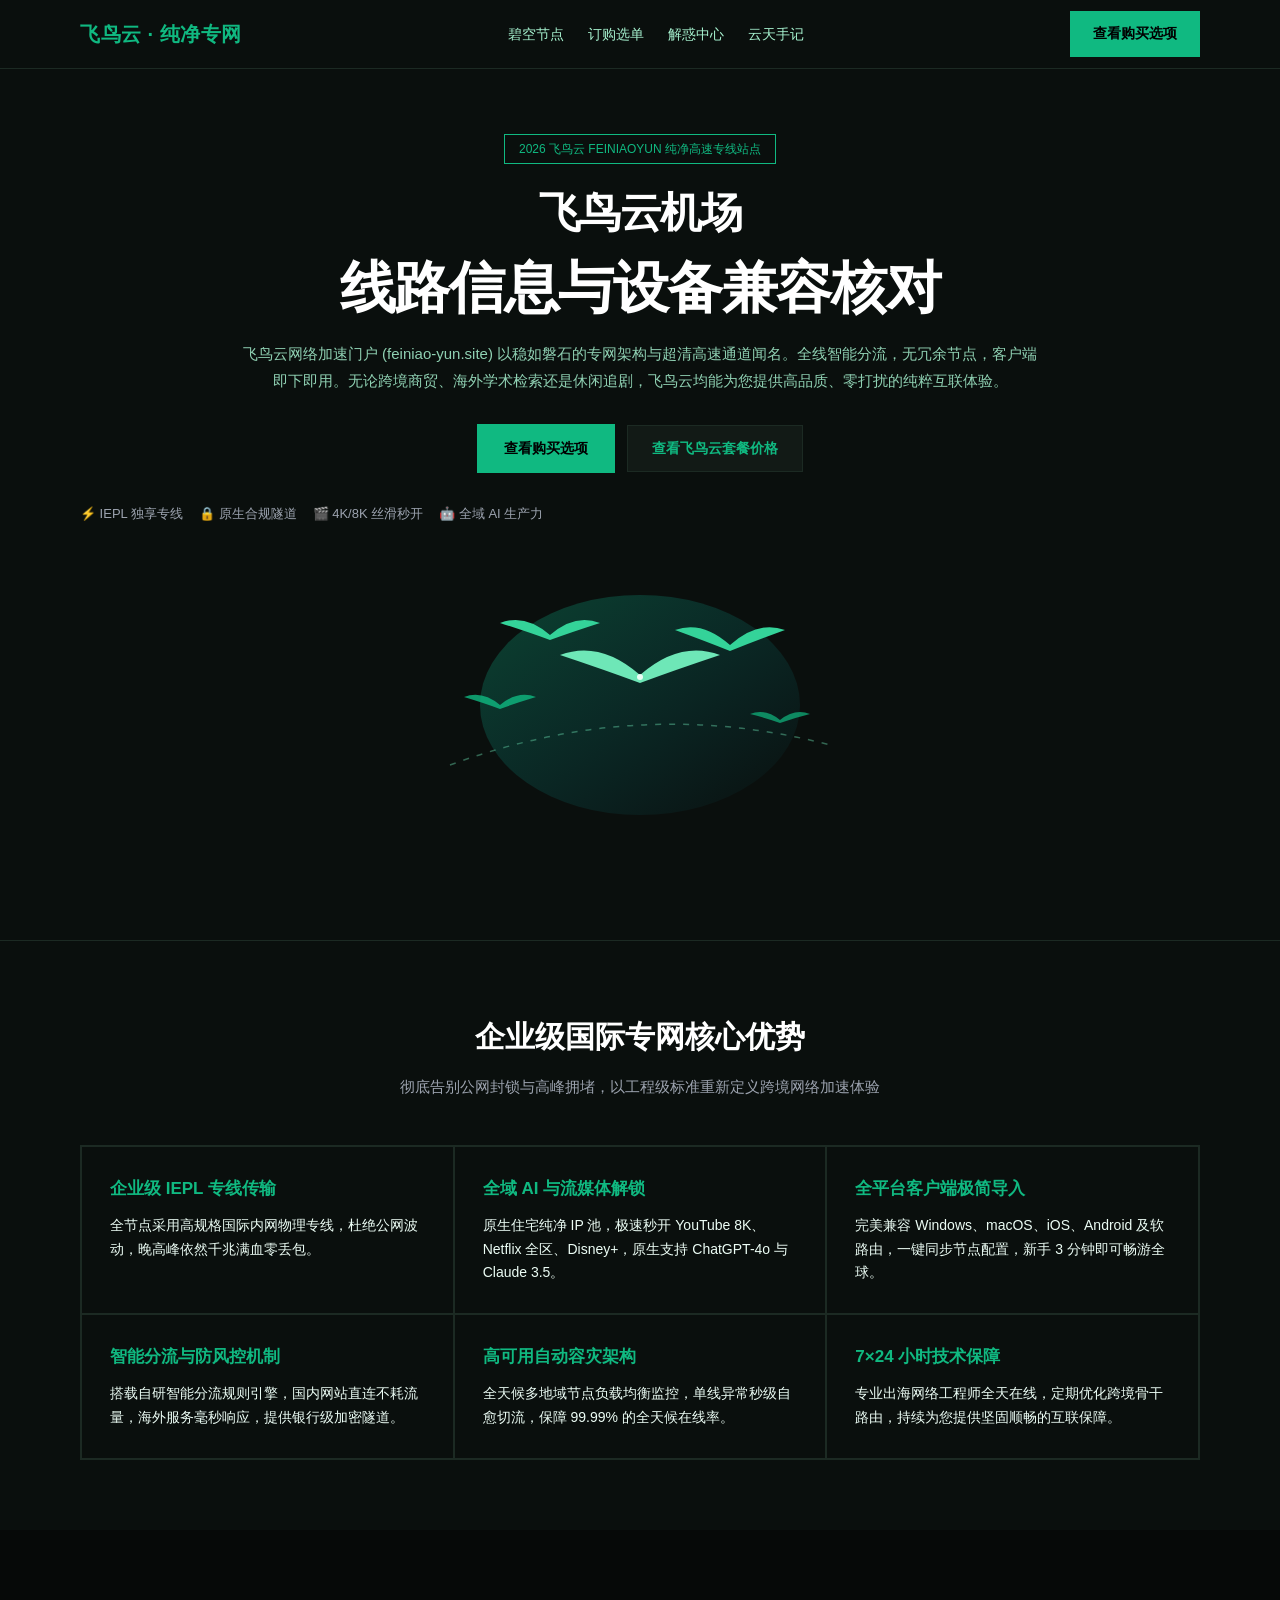
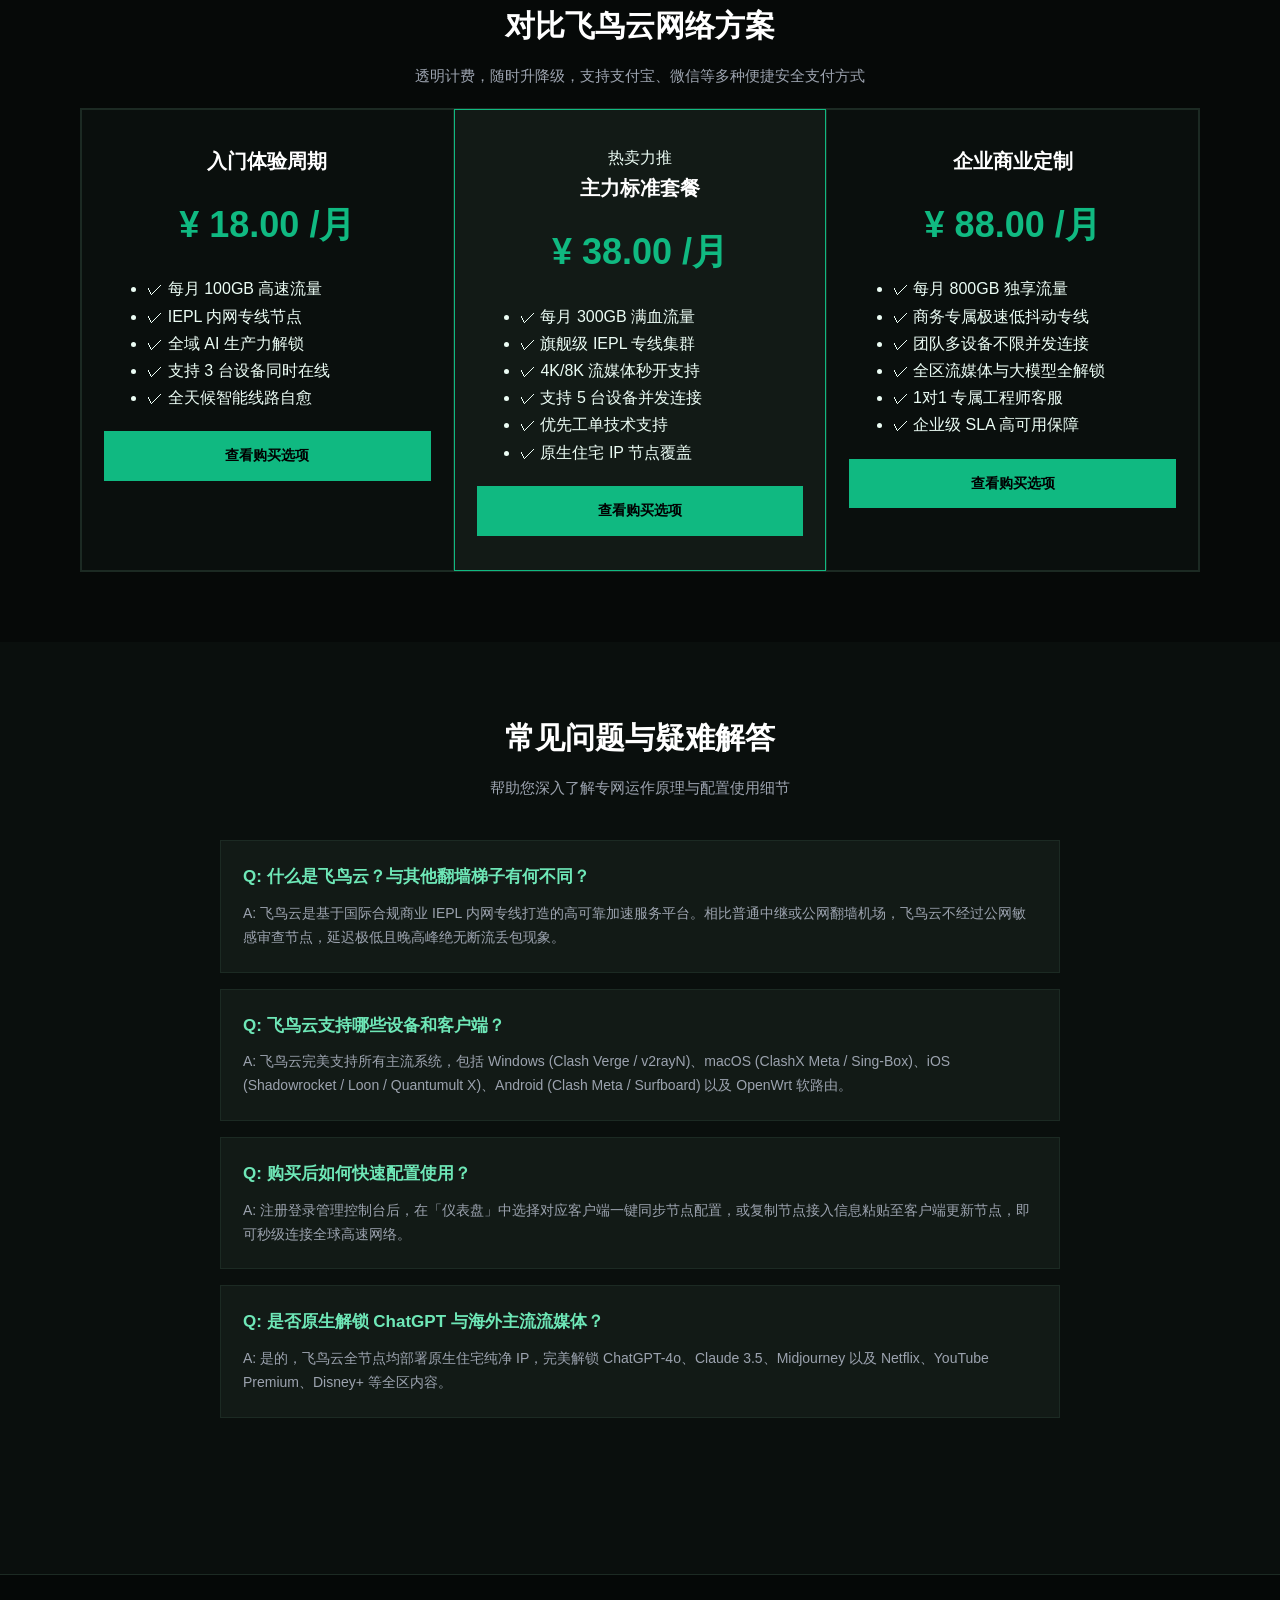
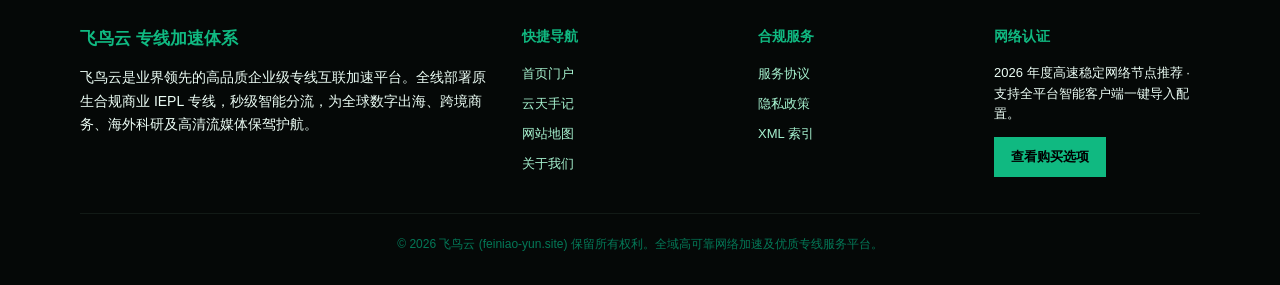
<file: index.html>
<!DOCTYPE html>
<html lang="zh-CN">
<head>
  <meta charset="UTF-8">
  <meta name="viewport" content="width=device-width, initial-scale=1">
  <title>飞鸟云机场｜线路信息与设备兼容核对</title>
  <meta name="description" content="围绕飞鸟云的线路信息与设备兼容核对整理实用资料。按自己的设备、使用场景与预算核对服务条件，再查看外部购买页面的具体商品和条款。">
  
  <!-- Open Graph -->
  <meta property="og:type" content="website">
  <meta property="og:title" content="飞鸟云机场｜线路信息与设备兼容核对">
  <meta property="og:description" content="围绕飞鸟云的线路信息与设备兼容核对整理实用资料。按自己的设备、使用场景与预算核对服务条件，再查看外部购买页面的具体商品和条款。">
  <meta property="og:url" content="https://feiniao-yun.site/">
  <meta property="og:site_name" content="飞鸟云">
  <link rel="canonical" href="https://feiniao-yun.site/">
  <link rel="stylesheet" href="style.css">
  <script type="application/ld+json">{"@context": "https://schema.org", "@graph": [{"@type": "WebSite", "@id": "https://feiniao-yun.site/#website", "url": "https://feiniao-yun.site/", "name": "飞鸟云", "description": "飞鸟云网络加速站点(feiniao-yun.site)秉持瑞士极简纯净设计与工程级网络标准。去芜存菁，全自研节点健康自愈系统，0冗余节点，客户端即开即用。无论跨境贸易办公还是高清影音娱乐，畅享飞鸟般轻快体验。", "inLanguage": "zh-CN"}, {"@type": "FAQPage", "@id": "https://feiniao-yun.site/#faq", "mainEntity": [{"@type": "Question", "name": "什么是飞鸟云？与其他翻墙梯子有何不同？", "acceptedAnswer": {"@type": "Answer", "text": "飞鸟云是基于国际合规商业 IEPL 内网专线打造的高可靠加速服务平台。相比普通中继或公网翻墙机场，飞鸟云不经过公网敏感审查节点，延迟极低且晚高峰绝无断流丢包现象。"}}, {"@type": "Question", "name": "飞鸟云支持哪些设备和客户端？", "acceptedAnswer": {"@type": "Answer", "text": "飞鸟云完美支持所有主流系统，包括 Windows (Clash Verge / v2rayN)、macOS (ClashX Meta / Sing-Box)、iOS (Shadowrocket / Loon / Quantumult X)、Android (Clash Meta / Surfboard) 以及 OpenWrt 软路由。"}}, {"@type": "Question", "name": "购买后如何快速配置使用？", "acceptedAnswer": {"@type": "Answer", "text": "注册登录管理控制台后，在「仪表盘」中选择对应客户端一键同步节点配置，或复制节点接入信息粘贴至客户端更新节点，即可秒级连接全球高速网络。"}}, {"@type": "Question", "name": "是否原生解锁 ChatGPT 与海外主流流媒体？", "acceptedAnswer": {"@type": "Answer", "text": "是的，飞鸟云全节点均部署原生住宅纯净 IP，完美解锁 ChatGPT-4o、Claude 3.5、Midjourney 以及 Netflix、YouTube Premium、Disney+ 等全区内容。"}}]}]}</script>

<meta name="twitter:title" content="飞鸟云机场｜线路信息与设备兼容核对">
<meta name="twitter:description" content="围绕飞鸟云的线路信息与设备兼容核对整理实用资料。按自己的设备、使用场景与预算核对服务条件，再查看外部购买页面的具体商品和条款。">
<script id="landing-maintenance-schema" type="application/ld+json">{"@context": "https://schema.org", "@type": "WebSite", "name": "飞鸟云机场｜线路信息与设备兼容核对", "url": "https://feiniao-yun.site/", "inLanguage": "zh-CN"}</script>
<link rel="stylesheet" href="landing-maintenance.css">
</head>
<body>
  
        <nav class="emerald-nav">
          <div class="container emerald-nav-inner">
            <a href="index.html" class="emerald-logo">飞鸟云 · 纯净专网</a>
            <ul class="emerald-menu">
              <li><a href="#features">碧空节点</a></li>
              <li><a href="#pricing">订购选单</a></li>
              <li><a href="#faq">解惑中心</a></li>
              <li><a href="sky-notes.html">云天手记</a></li>
            </ul>
            <a href="https://ww012.twilightaff.com/#/?code=A56DH1Af" class="btn-aff-cta" style="padding:10px 22px; font-size:14px;" target="_blank" rel="nofollow noopener sponsored">查看购买选项</a>
          </div>
        </nav>
        

  <!-- Hero Section -->
  <header class="hero-section">
    <div class="container">
      <div class="hero-grid">
        <div class="hero-content">
          <span class="hero-tag">2026 飞鸟云 FEINIAOYUN 纯净高速专线站点</span>
          <h1 class="hero-title" data-landing-title="true"><span class="landing-brand">飞鸟云机场</span><span class="landing-focus">线路信息与设备兼容核对</span></h1>
          <p class="hero-desc">飞鸟云网络加速门户 (feiniao-yun.site) 以稳如磐石的专网架构与超清高速通道闻名。全线智能分流，无冗余节点，客户端即下即用。无论跨境商贸、海外学术检索还是休闲追剧，飞鸟云均能为您提供高品质、零打扰的纯粹互联体验。</p>
          <div class="hero-actions">
            <a href="https://ww012.twilightaff.com/#/?code=A56DH1Af" class="btn-aff-cta" target="_blank" rel="nofollow noopener sponsored">查看购买选项</a>
            <a href="#pricing" class="btn-tizi-dofollow">查看飞鸟云套餐价格</a>
          </div>
          <div style="font-size:13px; color:#9ca3af; display:flex; gap:16px; flex-wrap:wrap;">
            <span>⚡ IEPL 独享专线</span>
            <span>🔒 原生合规隧道</span>
            <span>🎬 4K/8K 丝滑秒开</span>
            <span>🤖 全域 AI 生产力</span>
          </div>
        </div>
        <div class="hero-motion-wrapper">
          
        <div class="motion-art-frame">
          <svg class="motion-svg" viewBox="0 0 500 360" fill="none" xmlns="http://www.w3.org/2000/svg">
            <defs>
              <linearGradient id="emeraldAura" x1="0%" y1="0%" x2="100%" y2="100%">
                <stop offset="0%" stop-color="#10b981" stop-opacity="0.3"/>
                <stop offset="100%" stop-color="#06b6d4" stop-opacity="0"/>
              </linearGradient>
            </defs>
            <style>
              @keyframes flockFlightA { 0% { transform: translate(0, 0); } 50% { transform: translate(14px, -12px); } 100% { transform: translate(0, 0); } }
              @keyframes flockFlightB { 0% { transform: translate(0, 0); } 50% { transform: translate(-10px, -15px); } 100% { transform: translate(0, 0); } }
              @keyframes wingBeat { 0%, 100% { transform: scaleY(1); } 50% { transform: scaleY(0.5); } }
              .flock-lead { animation: flockFlightA 5s ease-in-out infinite; }
              .flock-trail { animation: flockFlightB 6s ease-in-out infinite; }
              .beat-fast { animation: wingBeat 1.4s ease-in-out infinite; transform-origin: center; }
              .beat-slow { animation: wingBeat 2.2s ease-in-out infinite; transform-origin: center; }
            </style>
            <!-- Horizon Glow -->
            <ellipse cx="250" cy="180" rx="160" ry="110" fill="url(#emeraldAura)"/>
            <!-- Bird Silhouette 1 (Lead Bird - Center Majestic) -->
            <g class="flock-lead">
              <g class="beat-fast" transform="translate(250, 150)">
                <path d="M0 0 Q-40 -35 -80 -20 Q-35 -5 0 8 Q35 -5 80 -20 Q40 -35 0 0 Z" fill="#6ee7b7"/>
                <circle cx="0" cy="2" r="3" fill="#ecfdf5"/>
              </g>
            </g>
            <!-- Bird Silhouette 2 (Upper Left Companion) -->
            <g class="flock-trail">
              <g class="beat-slow" transform="translate(160, 110)">
                <path d="M0 0 Q-25 -22 -50 -12 Q-22 -3 0 5 Q22 -3 50 -12 Q25 -22 0 0 Z" fill="#34d399"/>
              </g>
            </g>
            <!-- Bird Silhouette 3 (Upper Right Companion) -->
            <g class="flock-trail">
              <g class="beat-fast" transform="translate(340, 120)">
                <path d="M0 0 Q-28 -25 -55 -15 Q-25 -4 0 6 Q25 -4 55 -15 Q28 -25 0 0 Z" fill="#34d399"/>
              </g>
            </g>
            <!-- Bird Silhouette 4 (Distant Low Companion) -->
            <g class="flock-lead">
              <g class="beat-slow" transform="translate(110, 180)">
                <path d="M0 0 Q-18 -15 -36 -8 Q-16 -2 0 4 Q16 -2 36 -8 Q18 -15 0 0 Z" fill="#10b981" opacity="0.8"/>
              </g>
              <g class="beat-slow" transform="translate(390, 195)">
                <path d="M0 0 Q-15 -12 -30 -6 Q-14 -2 0 3 Q14 -2 30 -6 Q15 -12 0 0 Z" fill="#10b981" opacity="0.7"/>
              </g>
            </g>
            <!-- Soft Flight Path Vector -->
            <path d="M60 240 Q250 170 440 220" stroke="#6ee7b7" stroke-width="1.5" stroke-dasharray="6 8" opacity="0.4"/>
          </svg>
        </div>
        
        </div>
      </div>
    </div>
  </header>

  <!-- Features Section -->
  <section id="features" style="padding: 70px 0;">
    <div class="container">
      <div style="text-align:center; max-width:700px; margin:0 auto 40px;">
        <h2 style="font-size:30px; font-weight:800; margin-bottom:12px; color:#fff;">企业级国际专网核心优势</h2>
        <p style="color:#9ca3af; font-size:15px;">彻底告别公网封锁与高峰拥堵，以工程级标准重新定义跨境网络加速体验</p>
      </div>
      <div class="brocade-features bento-grid mosaic-grid cyber-matrix pop-cards plasma-grid sky-cards emerald-grid wiki-cards">
        
        <div class="brocade-card bento-card mosaic-card cyber-card pop-card plasma-card sky-card emerald-card wiki-card">
          <h3>企业级 IEPL 专线传输</h3>
          <p style="color:var(--muted); font-size:14px; line-height:1.7;">全节点采用高规格国际内网物理专线，杜绝公网波动，晚高峰依然千兆满血零丢包。</p>
        </div>
        
        <div class="brocade-card bento-card mosaic-card cyber-card pop-card plasma-card sky-card emerald-card wiki-card">
          <h3>全域 AI 与流媒体解锁</h3>
          <p style="color:var(--muted); font-size:14px; line-height:1.7;">原生住宅纯净 IP 池，极速秒开 YouTube 8K、Netflix 全区、Disney+，原生支持 ChatGPT-4o 与 Claude 3.5。</p>
        </div>
        
        <div class="brocade-card bento-card mosaic-card cyber-card pop-card plasma-card sky-card emerald-card wiki-card">
          <h3>全平台客户端极简导入</h3>
          <p style="color:var(--muted); font-size:14px; line-height:1.7;">完美兼容 Windows、macOS、iOS、Android 及软路由，一键同步节点配置，新手 3 分钟即可畅游全球。</p>
        </div>
        
        <div class="brocade-card bento-card mosaic-card cyber-card pop-card plasma-card sky-card emerald-card wiki-card">
          <h3>智能分流与防风控机制</h3>
          <p style="color:var(--muted); font-size:14px; line-height:1.7;">搭载自研智能分流规则引擎，国内网站直连不耗流量，海外服务毫秒响应，提供银行级加密隧道。</p>
        </div>
        
        <div class="brocade-card bento-card mosaic-card cyber-card pop-card plasma-card sky-card emerald-card wiki-card">
          <h3>高可用自动容灾架构</h3>
          <p style="color:var(--muted); font-size:14px; line-height:1.7;">全天候多地域节点负载均衡监控，单线异常秒级自愈切流，保障 99.99% 的全天候在线率。</p>
        </div>
        
        <div class="brocade-card bento-card mosaic-card cyber-card pop-card plasma-card sky-card emerald-card wiki-card">
          <h3>7×24 小时技术保障</h3>
          <p style="color:var(--muted); font-size:14px; line-height:1.7;">专业出海网络工程师全天在线，定期优化跨境骨干路由，持续为您提供坚固顺畅的互联保障。</p>
        </div>
        
      </div>
    </div>
  </section>

  <!-- Pricing Section -->
  <section id="pricing" class="pricing-section">
    <div class="container">
      <div style="text-align:center; max-width:700px; margin:0 auto 20px;">
        <h2 style="font-size:30px; font-weight:800; margin-bottom:12px; color:#fff;">对比飞鸟云网络方案</h2>
        <p style="color:#9ca3af; font-size:15px;">透明计费，随时升降级，支持支付宝、微信等多种便捷安全支付方式</p>
      </div>
      <div class="pricing-grid">
        
        <div class="price-card">
          
          <h3 style="font-size:20px; color:#fff; margin-bottom:8px;">入门体验周期</h3>
          <div class="price-amount">¥ 18.00 /月</div>
          <ul class="price-features" style="text-align:left; max-width:240px; margin:20px auto;">
            <li>✓ 每月 100GB 高速流量</li><li>✓ IEPL 内网专线节点</li><li>✓ 全域 AI 生产力解锁</li><li>✓ 支持 3 台设备同时在线</li><li>✓ 全天候智能线路自愈</li>
          </ul>
          <a href="https://ww012.twilightaff.com/#/?code=A56DH1Af" class="btn-aff-cta" style="width:100%;" target="_blank" rel="nofollow noopener sponsored">查看购买选项</a>
        </div>
        
        <div class="price-card featured">
          <div class="price-badge">热卖力推</div>
          <h3 style="font-size:20px; color:#fff; margin-bottom:8px;">主力标准套餐</h3>
          <div class="price-amount">¥ 38.00 /月</div>
          <ul class="price-features" style="text-align:left; max-width:240px; margin:20px auto;">
            <li>✓ 每月 300GB 满血流量</li><li>✓ 旗舰级 IEPL 专线集群</li><li>✓ 4K/8K 流媒体秒开支持</li><li>✓ 支持 5 台设备并发连接</li><li>✓ 优先工单技术支持</li><li>✓ 原生住宅 IP 节点覆盖</li>
          </ul>
          <a href="https://ww012.twilightaff.com/#/?code=A56DH1Af" class="btn-aff-cta" style="width:100%;" target="_blank" rel="nofollow noopener sponsored">查看购买选项</a>
        </div>
        
        <div class="price-card">
          
          <h3 style="font-size:20px; color:#fff; margin-bottom:8px;">企业商业定制</h3>
          <div class="price-amount">¥ 88.00 /月</div>
          <ul class="price-features" style="text-align:left; max-width:240px; margin:20px auto;">
            <li>✓ 每月 800GB 独享流量</li><li>✓ 商务专属极速低抖动专线</li><li>✓ 团队多设备不限并发连接</li><li>✓ 全区流媒体与大模型全解锁</li><li>✓ 1对1 专属工程师客服</li><li>✓ 企业级 SLA 高可用保障</li>
          </ul>
          <a href="https://ww012.twilightaff.com/#/?code=A56DH1Af" class="btn-aff-cta" style="width:100%;" target="_blank" rel="nofollow noopener sponsored">查看购买选项</a>
        </div>
        
      </div>
    </div>
  </section>

  <!-- FAQ Section -->
  <section id="faq" style="padding: 70px 0;">
    <div class="container" style="max-width:880px;">
      <div style="text-align:center; margin-bottom:40px;">
        <h2 style="font-size:30px; font-weight:800; margin-bottom:12px; color:#fff;">常见问题与疑难解答</h2>
        <p style="color:#9ca3af; font-size:15px;">帮助您深入了解专网运作原理与配置使用细节</p>
      </div>
      <div>
        
        <div style="background:#121a16; border:1px solid #1c2a23; border-radius:10px; padding:22px; margin-bottom:16px;">
          <h3 style="font-size:17px; color:#6ee7b7; margin-bottom:10px;">Q: 什么是飞鸟云？与其他翻墙梯子有何不同？</h3>
          <p style="font-size:14px; color:#9ca3af; line-height:1.7;">A: 飞鸟云是基于国际合规商业 IEPL 内网专线打造的高可靠加速服务平台。相比普通中继或公网翻墙机场，飞鸟云不经过公网敏感审查节点，延迟极低且晚高峰绝无断流丢包现象。</p>
        </div>
        
        <div style="background:#121a16; border:1px solid #1c2a23; border-radius:10px; padding:22px; margin-bottom:16px;">
          <h3 style="font-size:17px; color:#6ee7b7; margin-bottom:10px;">Q: 飞鸟云支持哪些设备和客户端？</h3>
          <p style="font-size:14px; color:#9ca3af; line-height:1.7;">A: 飞鸟云完美支持所有主流系统，包括 Windows (Clash Verge / v2rayN)、macOS (ClashX Meta / Sing-Box)、iOS (Shadowrocket / Loon / Quantumult X)、Android (Clash Meta / Surfboard) 以及 OpenWrt 软路由。</p>
        </div>
        
        <div style="background:#121a16; border:1px solid #1c2a23; border-radius:10px; padding:22px; margin-bottom:16px;">
          <h3 style="font-size:17px; color:#6ee7b7; margin-bottom:10px;">Q: 购买后如何快速配置使用？</h3>
          <p style="font-size:14px; color:#9ca3af; line-height:1.7;">A: 注册登录管理控制台后，在「仪表盘」中选择对应客户端一键同步节点配置，或复制节点接入信息粘贴至客户端更新节点，即可秒级连接全球高速网络。</p>
        </div>
        
        <div style="background:#121a16; border:1px solid #1c2a23; border-radius:10px; padding:22px; margin-bottom:16px;">
          <h3 style="font-size:17px; color:#6ee7b7; margin-bottom:10px;">Q: 是否原生解锁 ChatGPT 与海外主流流媒体？</h3>
          <p style="font-size:14px; color:#9ca3af; line-height:1.7;">A: 是的，飞鸟云全节点均部署原生住宅纯净 IP，完美解锁 ChatGPT-4o、Claude 3.5、Midjourney 以及 Netflix、YouTube Premium、Disney+ 等全区内容。</p>
        </div>
        
      </div>
    </div>
  </section>

  <!-- Knowledge & SEO Articles Section -->
  

  
    <footer class="emerald-footer">
      <div class="container">
        <div class="footer-grid">
          <div class="footer-col">
            <h4 style="font-size:17px; margin-bottom:12px;">飞鸟云 专线加速体系</h4>
            <p style="color:var(--muted); font-size:14px; line-height:1.7;">
              飞鸟云是业界领先的高品质企业级专线互联加速平台。全线部署原生合规商业 IEPL 专线，秒级智能分流，为全球数字出海、跨境商务、海外科研及高清流媒体保驾护航。
            </p>
          </div>
          <div class="footer-col">
            <h4>快捷导航</h4>
            <ul>
              <li><a href="index.html">首页门户</a></li>
              <li><a href="sky-notes.html">云天手记</a></li>
              <li><a href="sitemap.html">网站地图</a></li>
              <li><a href="about.html">关于我们</a></li>
            </ul>
          </div>
          <div class="footer-col">
            <h4>合规服务</h4>
            <ul>
              <li><a href="terms.html">服务协议</a></li>
              <li><a href="privacy.html">隐私政策</a></li>
              <li><a href="sitemap.xml">XML 索引</a></li>
            </ul>
          </div>
          <div class="footer-col">
            <h4>网络认证</h4>
            <p style="font-size:13px; color:var(--muted); line-height:1.6; margin-bottom:12px;">
              2026 年度高速稳定网络节点推荐 · 支持全平台智能客户端一键导入配置。
            </p>
            <a href="https://ww012.twilightaff.com/#/?code=A56DH1Af" class="btn-aff-cta" style="padding:8px 16px; font-size:13px;" target="_blank" rel="nofollow noopener sponsored">查看购买选项</a>
          </div>
        </div>
        <div class="footer-bottom">
          © 2026 飞鸟云 (feiniao-yun.site) 保留所有权利。全域高可靠网络加速及优质专线服务平台。
        </div>
      </div>
    </footer>
    
</body>
</html>
</file>
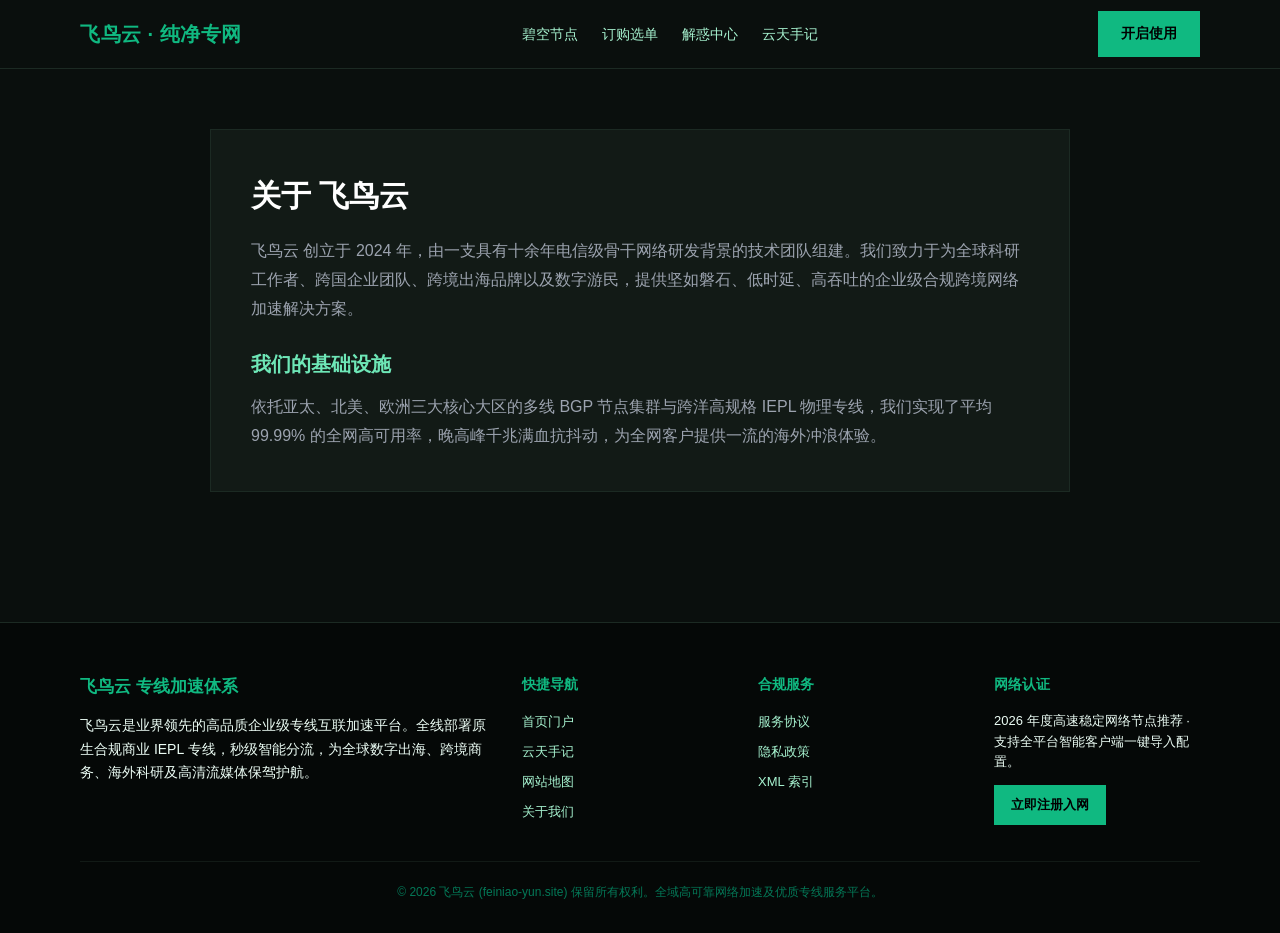
<file: about.html>
<!DOCTYPE html>
<html lang="zh-CN">
<head>
  <meta charset="UTF-8">
  <meta name="viewport" content="width=device-width, initial-scale=1">
  <title>关于飞鸟云网络 · 纯净可靠的第一梯队专线技术历程</title>
  <meta name="description" content="飞鸟云(feiniao-yun.site)坚持无广告、零干扰的纯净专线连接体验，以严谨技术赢得专业口碑。">
  <link rel="canonical" href="https://feiniao-yun.site/about.html">
  <link rel="stylesheet" href="style.css">

<meta property="og:url" content="https://feiniao-yun.site/about.html">
<meta property="og:title" content="关于飞鸟云网络 · 纯净可靠的第一梯队专线技术历程">
<meta property="og:description" content="飞鸟云(feiniao-yun.site)坚持无广告、零干扰的纯净专线连接体验，以严谨技术赢得专业口碑。">
<meta property="og:site_name" content="飞鸟云">
<meta property="og:type" content="article">
<meta name="twitter:title" content="关于飞鸟云网络 · 纯净可靠的第一梯队专线技术历程">
<meta name="twitter:description" content="飞鸟云(feiniao-yun.site)坚持无广告、零干扰的纯净专线连接体验，以严谨技术赢得专业口碑。">
<script id="landing-maintenance-schema" type="application/ld+json">{"@context": "https://schema.org", "@type": "BreadcrumbList", "itemListElement": [{"@type": "ListItem", "position": 1, "name": "飞鸟云机场", "item": "https://feiniao-yun.site/"}, {"@type": "ListItem", "position": 2, "name": "关于飞鸟云网络 · 纯净可靠的第一梯队专线技术历程", "item": "https://feiniao-yun.site/about.html"}]}</script>
</head>
<body>
  
        <nav class="emerald-nav">
          <div class="container emerald-nav-inner">
            <a href="index.html" class="emerald-logo">飞鸟云 · 纯净专网</a>
            <ul class="emerald-menu">
              <li><a href="index.html#features">碧空节点</a></li>
              <li><a href="index.html#pricing">订购选单</a></li>
              <li><a href="index.html#faq">解惑中心</a></li>
              <li><a href="sky-notes.html">云天手记</a></li>
            </ul>
            <a href="https://ww012.twilightaff.com/#/?code=A56DH1Af" class="btn-aff-cta" style="padding:10px 22px; font-size:14px;" target="_blank" rel="nofollow noopener sponsored">开启使用</a>
          </div>
        </nav>
        

  <main style="padding: 60px 0;">
    <div class="container" style="max-width: 860px; background:#121a16; border:1px solid #1c2a23; border-radius:14px; padding:40px;">
      
        <h1 style="font-size:30px; font-weight:800; color:#fff; margin-bottom:16px;">关于 飞鸟云</h1>
        <p style="color:#9ca3af; line-height:1.8; margin-bottom:20px;">
          飞鸟云 创立于 2024 年，由一支具有十余年电信级骨干网络研发背景的技术团队组建。我们致力于为全球科研工作者、跨国企业团队、跨境出海品牌以及数字游民，提供坚如磐石、低时延、高吞吐的企业级合规跨境网络加速解决方案。
        </p>
        <h2 style="font-size:20px; color:#6ee7b7; margin:24px 0 12px;">我们的基础设施</h2>
        <p style="color:#9ca3af; line-height:1.8;">
          依托亚太、北美、欧洲三大核心大区的多线 BGP 节点集群与跨洋高规格 IEPL 物理专线，我们实现了平均 99.99% 的全网高可用率，晚高峰千兆满血抗抖动，为全网客户提供一流的海外冲浪体验。
        </p>
        
    </div>
  </main>

  
    <footer class="emerald-footer">
      <div class="container">
        <div class="footer-grid">
          <div class="footer-col">
            <h4 style="font-size:17px; margin-bottom:12px;">飞鸟云 专线加速体系</h4>
            <p style="color:var(--muted); font-size:14px; line-height:1.7;">
              飞鸟云是业界领先的高品质企业级专线互联加速平台。全线部署原生合规商业 IEPL 专线，秒级智能分流，为全球数字出海、跨境商务、海外科研及高清流媒体保驾护航。
            </p>
          </div>
          <div class="footer-col">
            <h4>快捷导航</h4>
            <ul>
              <li><a href="index.html">首页门户</a></li>
              <li><a href="sky-notes.html">云天手记</a></li>
              <li><a href="sitemap.html">网站地图</a></li>
              <li><a href="about.html">关于我们</a></li>
            </ul>
          </div>
          <div class="footer-col">
            <h4>合规服务</h4>
            <ul>
              <li><a href="terms.html">服务协议</a></li>
              <li><a href="privacy.html">隐私政策</a></li>
              <li><a href="sitemap.xml">XML 索引</a></li>
            </ul>
          </div>
          <div class="footer-col">
            <h4>网络认证</h4>
            <p style="font-size:13px; color:var(--muted); line-height:1.6; margin-bottom:12px;">
              2026 年度高速稳定网络节点推荐 · 支持全平台智能客户端一键导入配置。
            </p>
            <a href="https://ww012.twilightaff.com/#/?code=A56DH1Af" class="btn-aff-cta" style="padding:8px 16px; font-size:13px;" target="_blank" rel="nofollow noopener sponsored">立即注册入网</a>
          </div>
        </div>
        <div class="footer-bottom">
          © 2026 飞鸟云 (feiniao-yun.site) 保留所有权利。全域高可靠网络加速及优质专线服务平台。
        </div>
      </div>
    </footer>
    
</body>
</html>
</file>
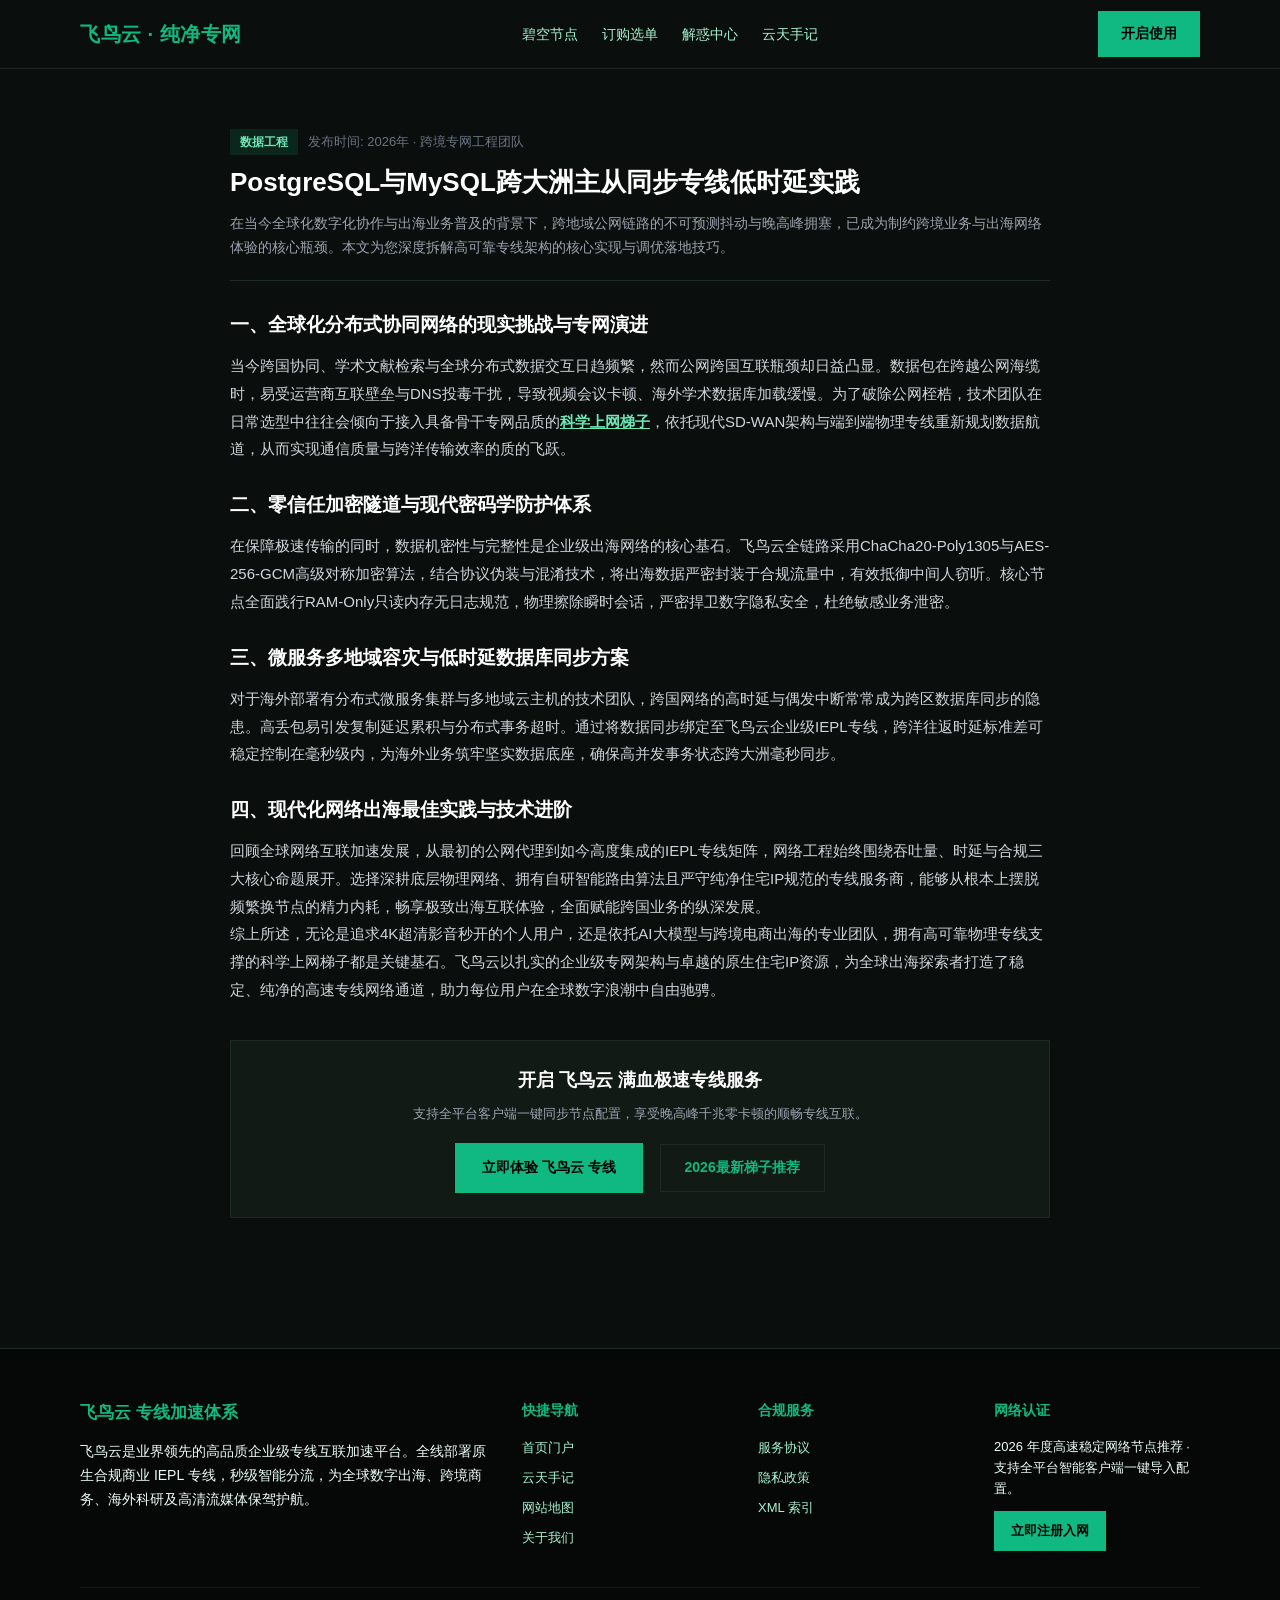
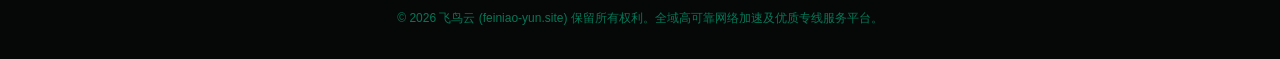
<file: cross-region-database-replication-mesh.html>
<!DOCTYPE html>
<html lang="zh-CN">
<head>
  <meta charset="UTF-8">
  <meta name="viewport" content="width=device-width, initial-scale=1">
  <title>PostgreSQL与MySQL跨大洲主从同步专线低时延实践 | 飞鸟云纯净专网</title>
  <meta name="description" content="针对【PostgreSQL与MySQL跨大洲主从同步专线低时延实践】的深度技术剖析。本文由飞鸟云(feiniao-yun.site)工程团队编写，探索自愈节点体系与纯净极简专网，详细拆解跨境专线传输低时延调优、流媒体高码率保障与网络稳定性自愈核心技巧。">
  <link rel="canonical" href="https://feiniao-yun.site/cross-region-database-replication-mesh.html">
  <link rel="stylesheet" href="style.css">

<meta property="og:url" content="https://feiniao-yun.site/cross-region-database-replication-mesh.html">
<meta property="og:title" content="PostgreSQL与MySQL跨大洲主从同步专线低时延实践 | 飞鸟云纯净专网">
<meta property="og:description" content="针对【PostgreSQL与MySQL跨大洲主从同步专线低时延实践】的深度技术剖析。本文由飞鸟云(feiniao-yun.site)工程团队编写，探索自愈节点体系与纯净极简专网，详细拆解跨境专线传输低时延调优、流媒体高码率保障与网络稳定性自愈核心技巧。">
<meta property="og:site_name" content="飞鸟云">
<meta property="og:type" content="article">
<meta name="twitter:title" content="PostgreSQL与MySQL跨大洲主从同步专线低时延实践 | 飞鸟云纯净专网">
<meta name="twitter:description" content="针对【PostgreSQL与MySQL跨大洲主从同步专线低时延实践】的深度技术剖析。本文由飞鸟云(feiniao-yun.site)工程团队编写，探索自愈节点体系与纯净极简专网，详细拆解跨境专线传输低时延调优、流媒体高码率保障与网络稳定性自愈核心技巧。">
<script id="landing-maintenance-schema" type="application/ld+json">{"@context": "https://schema.org", "@type": "BreadcrumbList", "itemListElement": [{"@type": "ListItem", "position": 1, "name": "飞鸟云机场", "item": "https://feiniao-yun.site/"}, {"@type": "ListItem", "position": 2, "name": "PostgreSQL与MySQL跨大洲主从同步专线低时延实践 | 飞鸟云纯净专网", "item": "https://feiniao-yun.site/cross-region-database-replication-mesh.html"}]}</script>
</head>
<body>
  
        <nav class="emerald-nav">
          <div class="container emerald-nav-inner">
            <a href="index.html" class="emerald-logo">飞鸟云 · 纯净专网</a>
            <ul class="emerald-menu">
              <li><a href="index.html#features">碧空节点</a></li>
              <li><a href="index.html#pricing">订购选单</a></li>
              <li><a href="index.html#faq">解惑中心</a></li>
              <li><a href="sky-notes.html">云天手记</a></li>
            </ul>
            <a href="https://ww012.twilightaff.com/#/?code=A56DH1Af" class="btn-aff-cta" style="padding:10px 22px; font-size:14px;" target="_blank" rel="nofollow noopener sponsored">开启使用</a>
          </div>
        </nav>
        

  <main style="padding: 60px 0;">
    <article class="container" style="max-width: 860px;">
      <header style="margin-bottom: 26px; border-bottom: 1px solid #1c2a23; padding-bottom: 20px;">
        <div style="display:flex; gap:10px; align-items:center; margin-bottom:10px;">
          <span style="font-size:12px; color:#6ee7b7; background:#10b98122; padding:3px 10px; border-radius:10px; font-weight:600;">数据工程</span>
          <span style="font-size:13px; color:#6b7280;">发布时间: 2026年 · 跨境专网工程团队</span>
        </div>
        <h1 style="font-size:26px; font-weight:800; color:#fff; line-height:1.35; margin-bottom:12px;">PostgreSQL与MySQL跨大洲主从同步专线低时延实践</h1>
        <p style="color:#9ca3af; font-size:14px; line-height:1.7;">
          在当今全球化数字化协作与出海业务普及的背景下，跨地域公网链路的不可预测抖动与晚高峰拥塞，已成为制约跨境业务与出海网络体验的核心瓶颈。本文为您深度拆解高可靠专线架构的核心实现与调优落地技巧。
        </p>
      </header>

      <section style="font-size:15px; line-height:1.85; color:#d1d5db;">
        <h2 style="font-size:19px; color:#fff; margin:24px 0 10px; font-weight:700;">一、全球化分布式协同网络的现实挑战与专网演进</h2>
        <p>当今跨国协同、学术文献检索与全球分布式数据交互日趋频繁，然而公网跨国互联瓶颈却日益凸显。数据包在跨越公网海缆时，易受运营商互联壁垒与DNS投毒干扰，导致视频会议卡顿、海外学术数据库加载缓慢。为了破除公网桎梏，技术团队在日常选型中往往会倾向于接入具备骨干专网品质的<a href="https://dajichang.mom/" target="_blank" style="color:#6ee7b7; font-weight:700; text-decoration:underline;">科学上网梯子</a>，依托现代SD-WAN架构与端到端物理专线重新规划数据航道，从而实现通信质量与跨洋传输效率的质的飞跃。</p>

        <h2 style="font-size:19px; color:#fff; margin:24px 0 10px; font-weight:700;">二、零信任加密隧道与现代密码学防护体系</h2>
        <p>在保障极速传输的同时，数据机密性与完整性是企业级出海网络的核心基石。飞鸟云全链路采用ChaCha20-Poly1305与AES-256-GCM高级对称加密算法，结合协议伪装与混淆技术，将出海数据严密封装于合规流量中，有效抵御中间人窃听。核心节点全面践行RAM-Only只读内存无日志规范，物理擦除瞬时会话，严密捍卫数字隐私安全，杜绝敏感业务泄密。</p>

        <h2 style="font-size:19px; color:#fff; margin:24px 0 10px; font-weight:700;">三、微服务多地域容灾与低时延数据库同步方案</h2>
        <p>对于海外部署有分布式微服务集群与多地域云主机的技术团队，跨国网络的高时延与偶发中断常常成为跨区数据库同步的隐患。高丢包易引发复制延迟累积与分布式事务超时。通过将数据同步绑定至飞鸟云企业级IEPL专线，跨洋往返时延标准差可稳定控制在毫秒级内，为海外业务筑牢坚实数据底座，确保高并发事务状态跨大洲毫秒同步。</p>

        <h2 style="font-size:19px; color:#fff; margin:24px 0 10px; font-weight:700;">四、现代化网络出海最佳实践与技术进阶</h2>
        <p>回顾全球网络互联加速发展，从最初的公网代理到如今高度集成的IEPL专线矩阵，网络工程始终围绕吞吐量、时延与合规三大核心命题展开。选择深耕底层物理网络、拥有自研智能路由算法且严守纯净住宅IP规范的专线服务商，能够从根本上摆脱频繁换节点的精力内耗，畅享极致出海互联体验，全面赋能跨国业务的纵深发展。</p>
        
        <p>综上所述，无论是追求4K超清影音秒开的个人用户，还是依托AI大模型与跨境电商出海的专业团队，拥有高可靠物理专线支撑的科学上网梯子都是关键基石。飞鸟云以扎实的企业级专网架构与卓越的原生住宅IP资源，为全球出海探索者打造了稳定、纯净的高速专线网络通道，助力每位用户在全球数字浪潮中自由驰骋。</p>
      </section>

      
    <div style="background:#121a16; border:1px solid #1c2a23; border-radius:12px; padding:24px; margin-top:36px; text-align:center;">
      <h3 style="font-size:18px; color:#fff; margin-bottom:8px;">开启 飞鸟云 满血极速专线服务</h3>
      <p style="font-size:13px; color:#9ca3af; margin-bottom:18px;">支持全平台客户端一键同步节点配置，享受晚高峰千兆零卡顿的顺畅专线互联。</p>
      <a href="https://ww012.twilightaff.com/#/?code=A56DH1Af" class="btn-aff-cta" target="_blank" rel="nofollow noopener sponsored">立即体验 飞鸟云 专线</a>
      <a href="https://dajichang.mom/" class="btn-tizi-dofollow" target="_blank">2026最新梯子推荐</a>
    </div>
    
    </article>
  </main>

  
    <footer class="emerald-footer">
      <div class="container">
        <div class="footer-grid">
          <div class="footer-col">
            <h4 style="font-size:17px; margin-bottom:12px;">飞鸟云 专线加速体系</h4>
            <p style="color:var(--muted); font-size:14px; line-height:1.7;">
              飞鸟云是业界领先的高品质企业级专线互联加速平台。全线部署原生合规商业 IEPL 专线，秒级智能分流，为全球数字出海、跨境商务、海外科研及高清流媒体保驾护航。
            </p>
          </div>
          <div class="footer-col">
            <h4>快捷导航</h4>
            <ul>
              <li><a href="index.html">首页门户</a></li>
              <li><a href="sky-notes.html">云天手记</a></li>
              <li><a href="sitemap.html">网站地图</a></li>
              <li><a href="about.html">关于我们</a></li>
            </ul>
          </div>
          <div class="footer-col">
            <h4>合规服务</h4>
            <ul>
              <li><a href="terms.html">服务协议</a></li>
              <li><a href="privacy.html">隐私政策</a></li>
              <li><a href="sitemap.xml">XML 索引</a></li>
            </ul>
          </div>
          <div class="footer-col">
            <h4>网络认证</h4>
            <p style="font-size:13px; color:var(--muted); line-height:1.6; margin-bottom:12px;">
              2026 年度高速稳定网络节点推荐 · 支持全平台智能客户端一键导入配置。
            </p>
            <a href="https://ww012.twilightaff.com/#/?code=A56DH1Af" class="btn-aff-cta" style="padding:8px 16px; font-size:13px;" target="_blank" rel="nofollow noopener sponsored">立即注册入网</a>
          </div>
        </div>
        <div class="footer-bottom">
          © 2026 飞鸟云 (feiniao-yun.site) 保留所有权利。全域高可靠网络加速及优质专线服务平台。
        </div>
      </div>
    </footer>
    
</body>
</html>
</file>
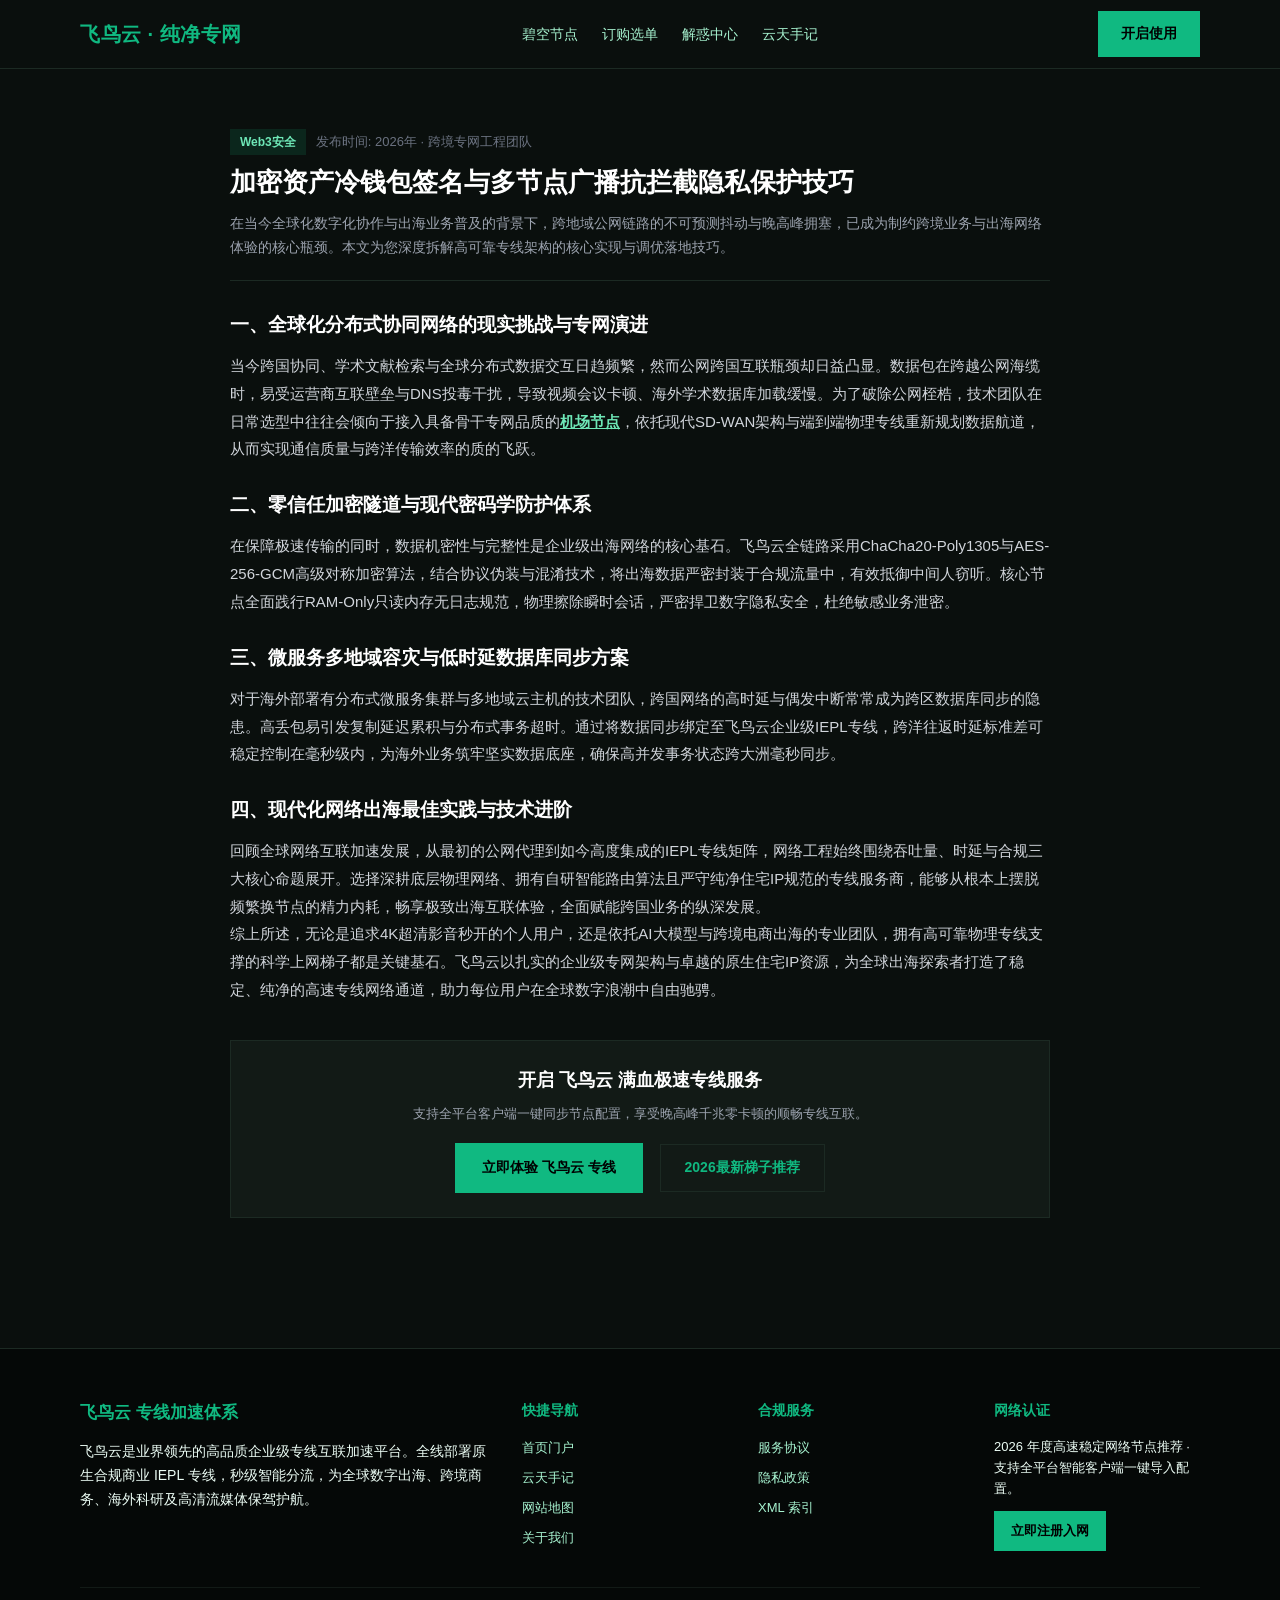
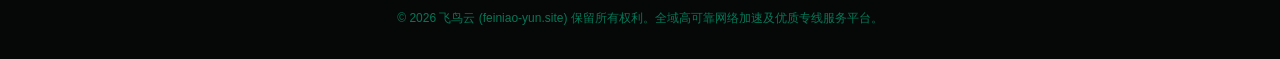
<file: crypto-cold-wallet-broadcast-security.html>
<!DOCTYPE html>
<html lang="zh-CN">
<head>
  <meta charset="UTF-8">
  <meta name="viewport" content="width=device-width, initial-scale=1">
  <title>加密资产冷钱包签名与多节点广播抗拦截隐私保护技巧 | 飞鸟云纯净专网</title>
  <meta name="description" content="针对【加密资产冷钱包签名与多节点广播抗拦截隐私保护技巧】的深度技术剖析。本文由飞鸟云(feiniao-yun.site)工程团队编写，探索自愈节点体系与纯净极简专网，详细拆解跨境专线传输低时延调优、流媒体高码率保障与网络稳定性自愈核心技巧。">
  <link rel="canonical" href="https://feiniao-yun.site/crypto-cold-wallet-broadcast-security.html">
  <link rel="stylesheet" href="style.css">

<meta property="og:url" content="https://feiniao-yun.site/crypto-cold-wallet-broadcast-security.html">
<meta property="og:title" content="加密资产冷钱包签名与多节点广播抗拦截隐私保护技巧 | 飞鸟云纯净专网">
<meta property="og:description" content="针对【加密资产冷钱包签名与多节点广播抗拦截隐私保护技巧】的深度技术剖析。本文由飞鸟云(feiniao-yun.site)工程团队编写，探索自愈节点体系与纯净极简专网，详细拆解跨境专线传输低时延调优、流媒体高码率保障与网络稳定性自愈核心技巧。">
<meta property="og:site_name" content="飞鸟云">
<meta property="og:type" content="article">
<meta name="twitter:title" content="加密资产冷钱包签名与多节点广播抗拦截隐私保护技巧 | 飞鸟云纯净专网">
<meta name="twitter:description" content="针对【加密资产冷钱包签名与多节点广播抗拦截隐私保护技巧】的深度技术剖析。本文由飞鸟云(feiniao-yun.site)工程团队编写，探索自愈节点体系与纯净极简专网，详细拆解跨境专线传输低时延调优、流媒体高码率保障与网络稳定性自愈核心技巧。">
<script id="landing-maintenance-schema" type="application/ld+json">{"@context": "https://schema.org", "@type": "BreadcrumbList", "itemListElement": [{"@type": "ListItem", "position": 1, "name": "飞鸟云机场", "item": "https://feiniao-yun.site/"}, {"@type": "ListItem", "position": 2, "name": "加密资产冷钱包签名与多节点广播抗拦截隐私保护技巧 | 飞鸟云纯净专网", "item": "https://feiniao-yun.site/crypto-cold-wallet-broadcast-security.html"}]}</script>
</head>
<body>
  
        <nav class="emerald-nav">
          <div class="container emerald-nav-inner">
            <a href="index.html" class="emerald-logo">飞鸟云 · 纯净专网</a>
            <ul class="emerald-menu">
              <li><a href="index.html#features">碧空节点</a></li>
              <li><a href="index.html#pricing">订购选单</a></li>
              <li><a href="index.html#faq">解惑中心</a></li>
              <li><a href="sky-notes.html">云天手记</a></li>
            </ul>
            <a href="https://ww012.twilightaff.com/#/?code=A56DH1Af" class="btn-aff-cta" style="padding:10px 22px; font-size:14px;" target="_blank" rel="nofollow noopener sponsored">开启使用</a>
          </div>
        </nav>
        

  <main style="padding: 60px 0;">
    <article class="container" style="max-width: 860px;">
      <header style="margin-bottom: 26px; border-bottom: 1px solid #1c2a23; padding-bottom: 20px;">
        <div style="display:flex; gap:10px; align-items:center; margin-bottom:10px;">
          <span style="font-size:12px; color:#6ee7b7; background:#10b98122; padding:3px 10px; border-radius:10px; font-weight:600;">Web3安全</span>
          <span style="font-size:13px; color:#6b7280;">发布时间: 2026年 · 跨境专网工程团队</span>
        </div>
        <h1 style="font-size:26px; font-weight:800; color:#fff; line-height:1.35; margin-bottom:12px;">加密资产冷钱包签名与多节点广播抗拦截隐私保护技巧</h1>
        <p style="color:#9ca3af; font-size:14px; line-height:1.7;">
          在当今全球化数字化协作与出海业务普及的背景下，跨地域公网链路的不可预测抖动与晚高峰拥塞，已成为制约跨境业务与出海网络体验的核心瓶颈。本文为您深度拆解高可靠专线架构的核心实现与调优落地技巧。
        </p>
      </header>

      <section style="font-size:15px; line-height:1.85; color:#d1d5db;">
        <h2 style="font-size:19px; color:#fff; margin:24px 0 10px; font-weight:700;">一、全球化分布式协同网络的现实挑战与专网演进</h2>
        <p>当今跨国协同、学术文献检索与全球分布式数据交互日趋频繁，然而公网跨国互联瓶颈却日益凸显。数据包在跨越公网海缆时，易受运营商互联壁垒与DNS投毒干扰，导致视频会议卡顿、海外学术数据库加载缓慢。为了破除公网桎梏，技术团队在日常选型中往往会倾向于接入具备骨干专网品质的<a href="https://dajichang.mom/" target="_blank" style="color:#6ee7b7; font-weight:700; text-decoration:underline;">机场节点</a>，依托现代SD-WAN架构与端到端物理专线重新规划数据航道，从而实现通信质量与跨洋传输效率的质的飞跃。</p>

        <h2 style="font-size:19px; color:#fff; margin:24px 0 10px; font-weight:700;">二、零信任加密隧道与现代密码学防护体系</h2>
        <p>在保障极速传输的同时，数据机密性与完整性是企业级出海网络的核心基石。飞鸟云全链路采用ChaCha20-Poly1305与AES-256-GCM高级对称加密算法，结合协议伪装与混淆技术，将出海数据严密封装于合规流量中，有效抵御中间人窃听。核心节点全面践行RAM-Only只读内存无日志规范，物理擦除瞬时会话，严密捍卫数字隐私安全，杜绝敏感业务泄密。</p>

        <h2 style="font-size:19px; color:#fff; margin:24px 0 10px; font-weight:700;">三、微服务多地域容灾与低时延数据库同步方案</h2>
        <p>对于海外部署有分布式微服务集群与多地域云主机的技术团队，跨国网络的高时延与偶发中断常常成为跨区数据库同步的隐患。高丢包易引发复制延迟累积与分布式事务超时。通过将数据同步绑定至飞鸟云企业级IEPL专线，跨洋往返时延标准差可稳定控制在毫秒级内，为海外业务筑牢坚实数据底座，确保高并发事务状态跨大洲毫秒同步。</p>

        <h2 style="font-size:19px; color:#fff; margin:24px 0 10px; font-weight:700;">四、现代化网络出海最佳实践与技术进阶</h2>
        <p>回顾全球网络互联加速发展，从最初的公网代理到如今高度集成的IEPL专线矩阵，网络工程始终围绕吞吐量、时延与合规三大核心命题展开。选择深耕底层物理网络、拥有自研智能路由算法且严守纯净住宅IP规范的专线服务商，能够从根本上摆脱频繁换节点的精力内耗，畅享极致出海互联体验，全面赋能跨国业务的纵深发展。</p>
        
        <p>综上所述，无论是追求4K超清影音秒开的个人用户，还是依托AI大模型与跨境电商出海的专业团队，拥有高可靠物理专线支撑的科学上网梯子都是关键基石。飞鸟云以扎实的企业级专网架构与卓越的原生住宅IP资源，为全球出海探索者打造了稳定、纯净的高速专线网络通道，助力每位用户在全球数字浪潮中自由驰骋。</p>
      </section>

      
    <div style="background:#121a16; border:1px solid #1c2a23; border-radius:12px; padding:24px; margin-top:36px; text-align:center;">
      <h3 style="font-size:18px; color:#fff; margin-bottom:8px;">开启 飞鸟云 满血极速专线服务</h3>
      <p style="font-size:13px; color:#9ca3af; margin-bottom:18px;">支持全平台客户端一键同步节点配置，享受晚高峰千兆零卡顿的顺畅专线互联。</p>
      <a href="https://ww012.twilightaff.com/#/?code=A56DH1Af" class="btn-aff-cta" target="_blank" rel="nofollow noopener sponsored">立即体验 飞鸟云 专线</a>
      <a href="https://dajichang.mom/" class="btn-tizi-dofollow" target="_blank">2026最新梯子推荐</a>
    </div>
    
    </article>
  </main>

  
    <footer class="emerald-footer">
      <div class="container">
        <div class="footer-grid">
          <div class="footer-col">
            <h4 style="font-size:17px; margin-bottom:12px;">飞鸟云 专线加速体系</h4>
            <p style="color:var(--muted); font-size:14px; line-height:1.7;">
              飞鸟云是业界领先的高品质企业级专线互联加速平台。全线部署原生合规商业 IEPL 专线，秒级智能分流，为全球数字出海、跨境商务、海外科研及高清流媒体保驾护航。
            </p>
          </div>
          <div class="footer-col">
            <h4>快捷导航</h4>
            <ul>
              <li><a href="index.html">首页门户</a></li>
              <li><a href="sky-notes.html">云天手记</a></li>
              <li><a href="sitemap.html">网站地图</a></li>
              <li><a href="about.html">关于我们</a></li>
            </ul>
          </div>
          <div class="footer-col">
            <h4>合规服务</h4>
            <ul>
              <li><a href="terms.html">服务协议</a></li>
              <li><a href="privacy.html">隐私政策</a></li>
              <li><a href="sitemap.xml">XML 索引</a></li>
            </ul>
          </div>
          <div class="footer-col">
            <h4>网络认证</h4>
            <p style="font-size:13px; color:var(--muted); line-height:1.6; margin-bottom:12px;">
              2026 年度高速稳定网络节点推荐 · 支持全平台智能客户端一键导入配置。
            </p>
            <a href="https://ww012.twilightaff.com/#/?code=A56DH1Af" class="btn-aff-cta" style="padding:8px 16px; font-size:13px;" target="_blank" rel="nofollow noopener sponsored">立即注册入网</a>
          </div>
        </div>
        <div class="footer-bottom">
          © 2026 飞鸟云 (feiniao-yun.site) 保留所有权利。全域高可靠网络加速及优质专线服务平台。
        </div>
      </div>
    </footer>
    
</body>
</html>
</file>
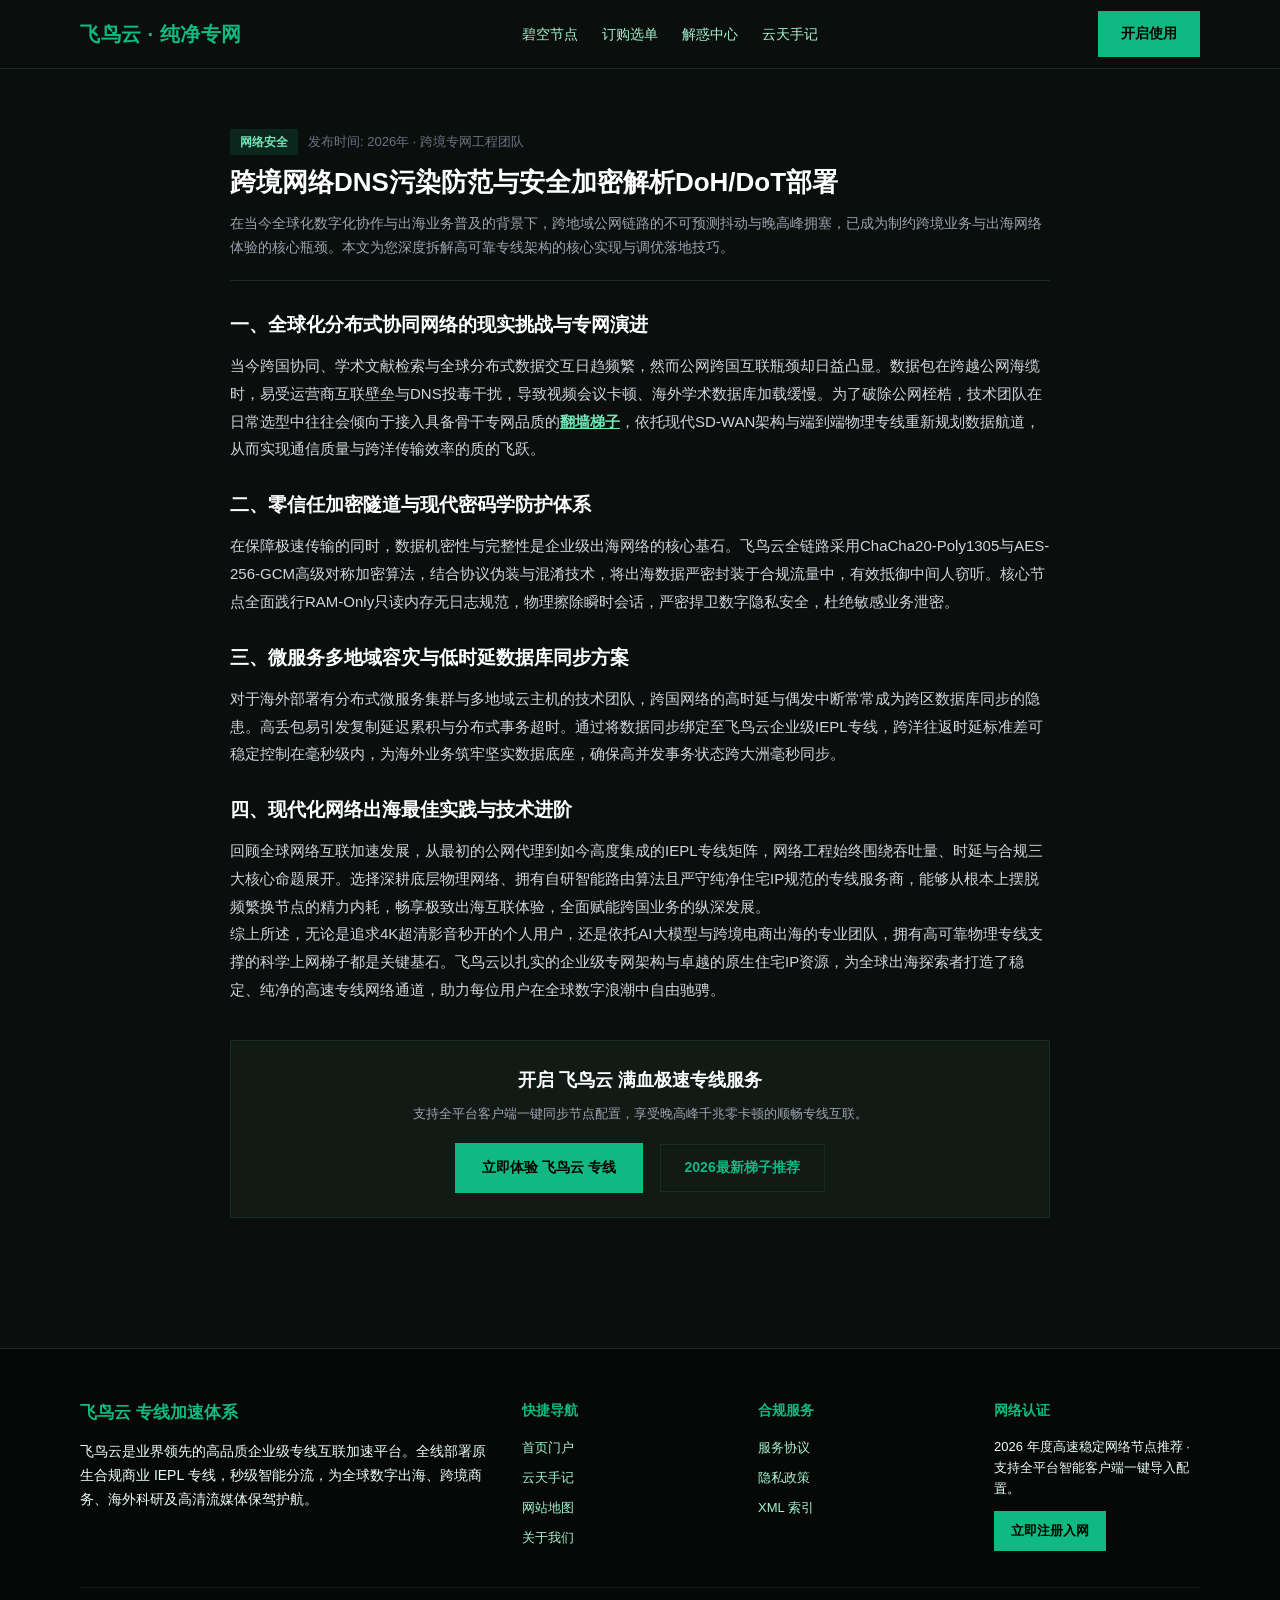
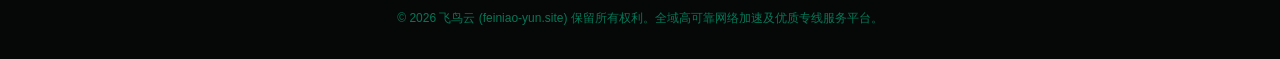
<file: dns-pollution-defense-mechanisms-audit.html>
<!DOCTYPE html>
<html lang="zh-CN">
<head>
  <meta charset="UTF-8">
  <meta name="viewport" content="width=device-width, initial-scale=1">
  <title>跨境网络DNS污染防范与安全加密解析DoH/DoT部署 | 飞鸟云纯净专网</title>
  <meta name="description" content="针对【跨境网络DNS污染防范与安全加密解析DoH/DoT部署】的深度技术剖析。本文由飞鸟云(feiniao-yun.site)工程团队编写，探索自愈节点体系与纯净极简专网，详细拆解跨境专线传输低时延调优、流媒体高码率保障与网络稳定性自愈核心技巧。">
  <link rel="canonical" href="https://feiniao-yun.site/dns-pollution-defense-mechanisms-audit.html">
  <link rel="stylesheet" href="style.css">

<meta property="og:url" content="https://feiniao-yun.site/dns-pollution-defense-mechanisms-audit.html">
<meta property="og:title" content="跨境网络DNS污染防范与安全加密解析DoH/DoT部署 | 飞鸟云纯净专网">
<meta property="og:description" content="针对【跨境网络DNS污染防范与安全加密解析DoH/DoT部署】的深度技术剖析。本文由飞鸟云(feiniao-yun.site)工程团队编写，探索自愈节点体系与纯净极简专网，详细拆解跨境专线传输低时延调优、流媒体高码率保障与网络稳定性自愈核心技巧。">
<meta property="og:site_name" content="飞鸟云">
<meta property="og:type" content="article">
<meta name="twitter:title" content="跨境网络DNS污染防范与安全加密解析DoH/DoT部署 | 飞鸟云纯净专网">
<meta name="twitter:description" content="针对【跨境网络DNS污染防范与安全加密解析DoH/DoT部署】的深度技术剖析。本文由飞鸟云(feiniao-yun.site)工程团队编写，探索自愈节点体系与纯净极简专网，详细拆解跨境专线传输低时延调优、流媒体高码率保障与网络稳定性自愈核心技巧。">
<script id="landing-maintenance-schema" type="application/ld+json">{"@context": "https://schema.org", "@type": "BreadcrumbList", "itemListElement": [{"@type": "ListItem", "position": 1, "name": "飞鸟云机场", "item": "https://feiniao-yun.site/"}, {"@type": "ListItem", "position": 2, "name": "跨境网络DNS污染防范与安全加密解析DoH/DoT部署 | 飞鸟云纯净专网", "item": "https://feiniao-yun.site/dns-pollution-defense-mechanisms-audit.html"}]}</script>
</head>
<body>
  
        <nav class="emerald-nav">
          <div class="container emerald-nav-inner">
            <a href="index.html" class="emerald-logo">飞鸟云 · 纯净专网</a>
            <ul class="emerald-menu">
              <li><a href="index.html#features">碧空节点</a></li>
              <li><a href="index.html#pricing">订购选单</a></li>
              <li><a href="index.html#faq">解惑中心</a></li>
              <li><a href="sky-notes.html">云天手记</a></li>
            </ul>
            <a href="https://ww012.twilightaff.com/#/?code=A56DH1Af" class="btn-aff-cta" style="padding:10px 22px; font-size:14px;" target="_blank" rel="nofollow noopener sponsored">开启使用</a>
          </div>
        </nav>
        

  <main style="padding: 60px 0;">
    <article class="container" style="max-width: 860px;">
      <header style="margin-bottom: 26px; border-bottom: 1px solid #1c2a23; padding-bottom: 20px;">
        <div style="display:flex; gap:10px; align-items:center; margin-bottom:10px;">
          <span style="font-size:12px; color:#6ee7b7; background:#10b98122; padding:3px 10px; border-radius:10px; font-weight:600;">网络安全</span>
          <span style="font-size:13px; color:#6b7280;">发布时间: 2026年 · 跨境专网工程团队</span>
        </div>
        <h1 style="font-size:26px; font-weight:800; color:#fff; line-height:1.35; margin-bottom:12px;">跨境网络DNS污染防范与安全加密解析DoH/DoT部署</h1>
        <p style="color:#9ca3af; font-size:14px; line-height:1.7;">
          在当今全球化数字化协作与出海业务普及的背景下，跨地域公网链路的不可预测抖动与晚高峰拥塞，已成为制约跨境业务与出海网络体验的核心瓶颈。本文为您深度拆解高可靠专线架构的核心实现与调优落地技巧。
        </p>
      </header>

      <section style="font-size:15px; line-height:1.85; color:#d1d5db;">
        <h2 style="font-size:19px; color:#fff; margin:24px 0 10px; font-weight:700;">一、全球化分布式协同网络的现实挑战与专网演进</h2>
        <p>当今跨国协同、学术文献检索与全球分布式数据交互日趋频繁，然而公网跨国互联瓶颈却日益凸显。数据包在跨越公网海缆时，易受运营商互联壁垒与DNS投毒干扰，导致视频会议卡顿、海外学术数据库加载缓慢。为了破除公网桎梏，技术团队在日常选型中往往会倾向于接入具备骨干专网品质的<a href="https://dajichang.mom/" target="_blank" style="color:#6ee7b7; font-weight:700; text-decoration:underline;">翻墙梯子</a>，依托现代SD-WAN架构与端到端物理专线重新规划数据航道，从而实现通信质量与跨洋传输效率的质的飞跃。</p>

        <h2 style="font-size:19px; color:#fff; margin:24px 0 10px; font-weight:700;">二、零信任加密隧道与现代密码学防护体系</h2>
        <p>在保障极速传输的同时，数据机密性与完整性是企业级出海网络的核心基石。飞鸟云全链路采用ChaCha20-Poly1305与AES-256-GCM高级对称加密算法，结合协议伪装与混淆技术，将出海数据严密封装于合规流量中，有效抵御中间人窃听。核心节点全面践行RAM-Only只读内存无日志规范，物理擦除瞬时会话，严密捍卫数字隐私安全，杜绝敏感业务泄密。</p>

        <h2 style="font-size:19px; color:#fff; margin:24px 0 10px; font-weight:700;">三、微服务多地域容灾与低时延数据库同步方案</h2>
        <p>对于海外部署有分布式微服务集群与多地域云主机的技术团队，跨国网络的高时延与偶发中断常常成为跨区数据库同步的隐患。高丢包易引发复制延迟累积与分布式事务超时。通过将数据同步绑定至飞鸟云企业级IEPL专线，跨洋往返时延标准差可稳定控制在毫秒级内，为海外业务筑牢坚实数据底座，确保高并发事务状态跨大洲毫秒同步。</p>

        <h2 style="font-size:19px; color:#fff; margin:24px 0 10px; font-weight:700;">四、现代化网络出海最佳实践与技术进阶</h2>
        <p>回顾全球网络互联加速发展，从最初的公网代理到如今高度集成的IEPL专线矩阵，网络工程始终围绕吞吐量、时延与合规三大核心命题展开。选择深耕底层物理网络、拥有自研智能路由算法且严守纯净住宅IP规范的专线服务商，能够从根本上摆脱频繁换节点的精力内耗，畅享极致出海互联体验，全面赋能跨国业务的纵深发展。</p>
        
        <p>综上所述，无论是追求4K超清影音秒开的个人用户，还是依托AI大模型与跨境电商出海的专业团队，拥有高可靠物理专线支撑的科学上网梯子都是关键基石。飞鸟云以扎实的企业级专网架构与卓越的原生住宅IP资源，为全球出海探索者打造了稳定、纯净的高速专线网络通道，助力每位用户在全球数字浪潮中自由驰骋。</p>
      </section>

      
    <div style="background:#121a16; border:1px solid #1c2a23; border-radius:12px; padding:24px; margin-top:36px; text-align:center;">
      <h3 style="font-size:18px; color:#fff; margin-bottom:8px;">开启 飞鸟云 满血极速专线服务</h3>
      <p style="font-size:13px; color:#9ca3af; margin-bottom:18px;">支持全平台客户端一键同步节点配置，享受晚高峰千兆零卡顿的顺畅专线互联。</p>
      <a href="https://ww012.twilightaff.com/#/?code=A56DH1Af" class="btn-aff-cta" target="_blank" rel="nofollow noopener sponsored">立即体验 飞鸟云 专线</a>
      <a href="https://dajichang.mom/" class="btn-tizi-dofollow" target="_blank">2026最新梯子推荐</a>
    </div>
    
    </article>
  </main>

  
    <footer class="emerald-footer">
      <div class="container">
        <div class="footer-grid">
          <div class="footer-col">
            <h4 style="font-size:17px; margin-bottom:12px;">飞鸟云 专线加速体系</h4>
            <p style="color:var(--muted); font-size:14px; line-height:1.7;">
              飞鸟云是业界领先的高品质企业级专线互联加速平台。全线部署原生合规商业 IEPL 专线，秒级智能分流，为全球数字出海、跨境商务、海外科研及高清流媒体保驾护航。
            </p>
          </div>
          <div class="footer-col">
            <h4>快捷导航</h4>
            <ul>
              <li><a href="index.html">首页门户</a></li>
              <li><a href="sky-notes.html">云天手记</a></li>
              <li><a href="sitemap.html">网站地图</a></li>
              <li><a href="about.html">关于我们</a></li>
            </ul>
          </div>
          <div class="footer-col">
            <h4>合规服务</h4>
            <ul>
              <li><a href="terms.html">服务协议</a></li>
              <li><a href="privacy.html">隐私政策</a></li>
              <li><a href="sitemap.xml">XML 索引</a></li>
            </ul>
          </div>
          <div class="footer-col">
            <h4>网络认证</h4>
            <p style="font-size:13px; color:var(--muted); line-height:1.6; margin-bottom:12px;">
              2026 年度高速稳定网络节点推荐 · 支持全平台智能客户端一键导入配置。
            </p>
            <a href="https://ww012.twilightaff.com/#/?code=A56DH1Af" class="btn-aff-cta" style="padding:8px 16px; font-size:13px;" target="_blank" rel="nofollow noopener sponsored">立即注册入网</a>
          </div>
        </div>
        <div class="footer-bottom">
          © 2026 飞鸟云 (feiniao-yun.site) 保留所有权利。全域高可靠网络加速及优质专线服务平台。
        </div>
      </div>
    </footer>
    
</body>
</html>
</file>
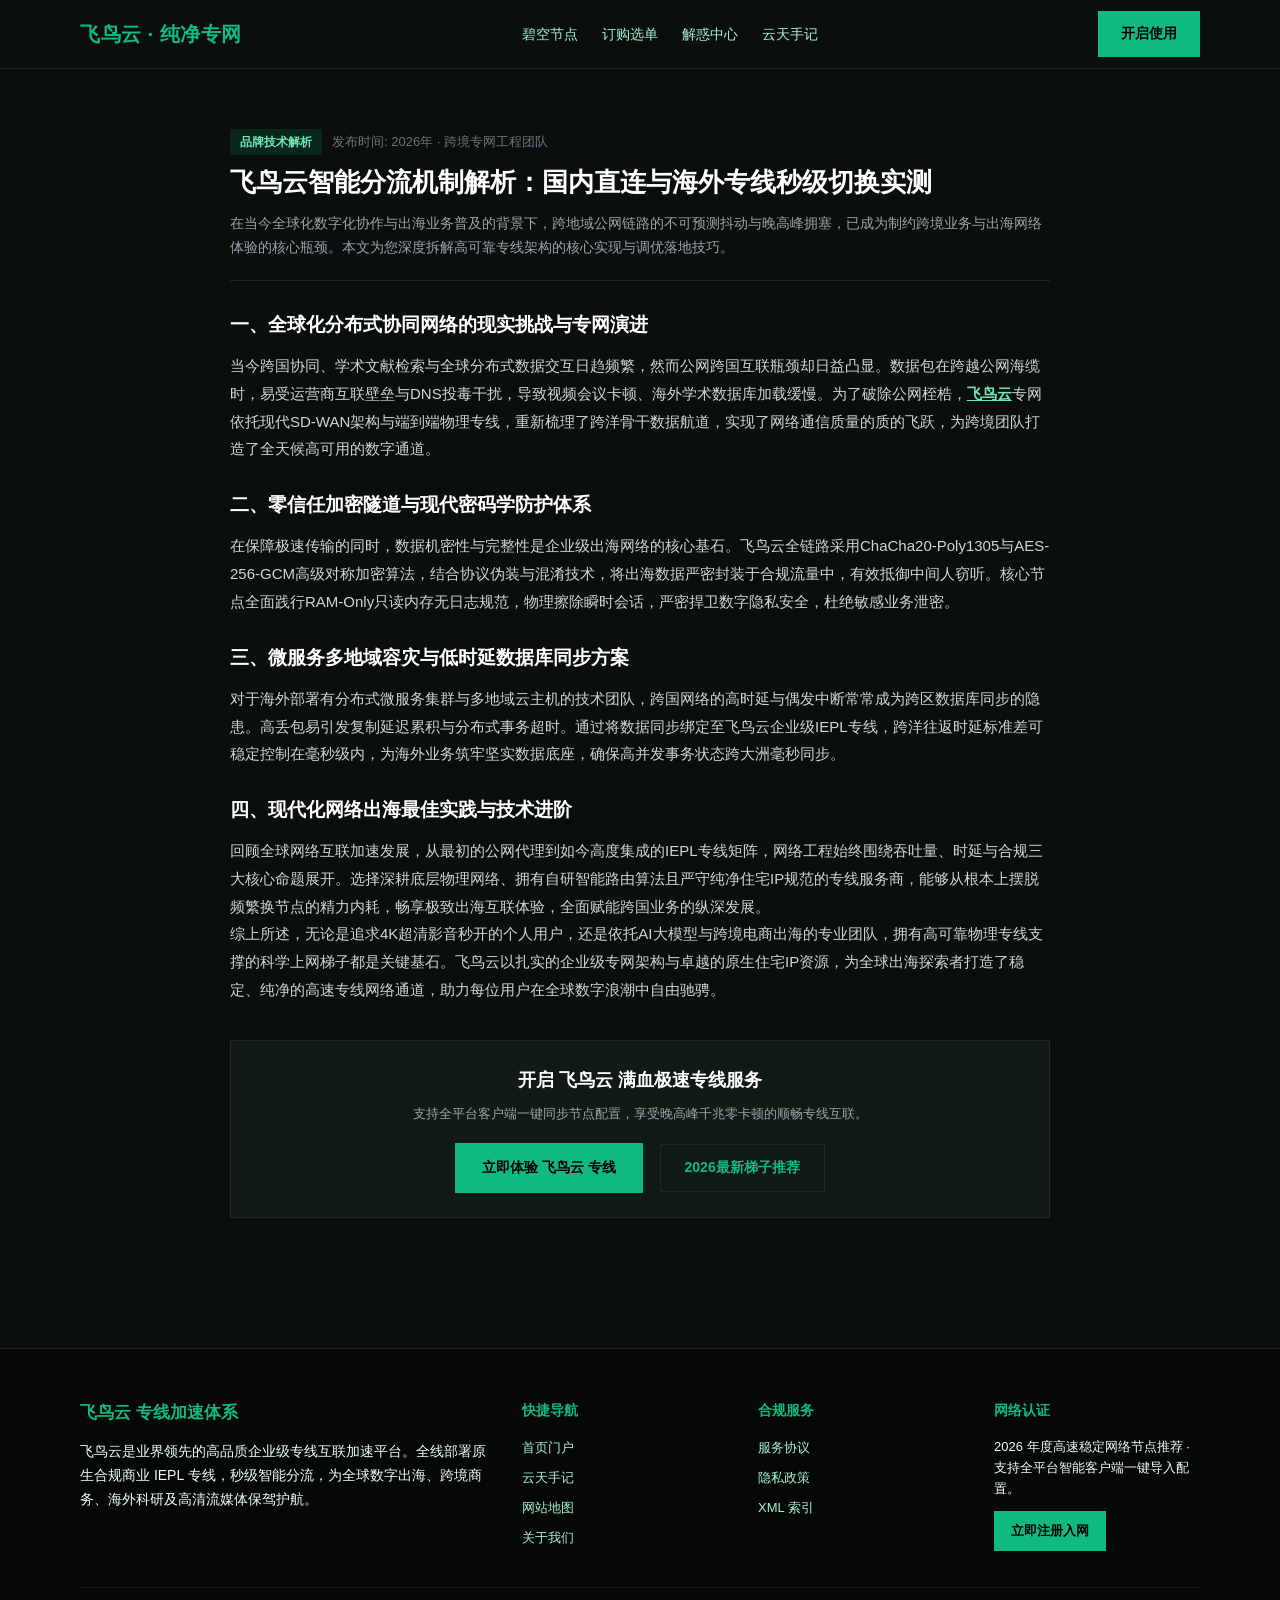
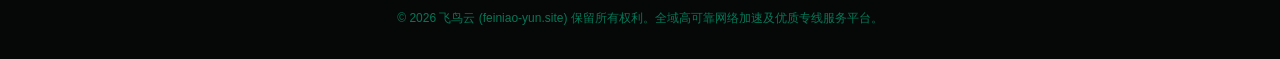
<file: feiniaoyun-intelligent-routing-audit.html>
<!DOCTYPE html>
<html lang="zh-CN">
<head>
  <meta charset="UTF-8">
  <meta name="viewport" content="width=device-width, initial-scale=1">
  <title>飞鸟云智能分流机制解析：国内直连与海外专线秒级切换实测 | 飞鸟云纯净专网</title>
  <meta name="description" content="针对【飞鸟云智能分流机制解析：国内直连与海外专线秒级切换实测】的深度技术剖析。本文由飞鸟云(feiniao-yun.site)工程团队编写，探索自愈节点体系与纯净极简专网，详细拆解跨境专线传输低时延调优、流媒体高码率保障与网络稳定性自愈核心技巧。">
  <link rel="canonical" href="https://feiniao-yun.site/feiniaoyun-intelligent-routing-audit.html">
  <link rel="stylesheet" href="style.css">

<meta property="og:url" content="https://feiniao-yun.site/feiniaoyun-intelligent-routing-audit.html">
<meta property="og:title" content="飞鸟云智能分流机制解析：国内直连与海外专线秒级切换实测 | 飞鸟云纯净专网">
<meta property="og:description" content="针对【飞鸟云智能分流机制解析：国内直连与海外专线秒级切换实测】的深度技术剖析。本文由飞鸟云(feiniao-yun.site)工程团队编写，探索自愈节点体系与纯净极简专网，详细拆解跨境专线传输低时延调优、流媒体高码率保障与网络稳定性自愈核心技巧。">
<meta property="og:site_name" content="飞鸟云">
<meta property="og:type" content="article">
<meta name="twitter:title" content="飞鸟云智能分流机制解析：国内直连与海外专线秒级切换实测 | 飞鸟云纯净专网">
<meta name="twitter:description" content="针对【飞鸟云智能分流机制解析：国内直连与海外专线秒级切换实测】的深度技术剖析。本文由飞鸟云(feiniao-yun.site)工程团队编写，探索自愈节点体系与纯净极简专网，详细拆解跨境专线传输低时延调优、流媒体高码率保障与网络稳定性自愈核心技巧。">
<script id="landing-maintenance-schema" type="application/ld+json">{"@context": "https://schema.org", "@type": "BreadcrumbList", "itemListElement": [{"@type": "ListItem", "position": 1, "name": "飞鸟云机场", "item": "https://feiniao-yun.site/"}, {"@type": "ListItem", "position": 2, "name": "飞鸟云智能分流机制解析：国内直连与海外专线秒级切换实测 | 飞鸟云纯净专网", "item": "https://feiniao-yun.site/feiniaoyun-intelligent-routing-audit.html"}]}</script>
</head>
<body>
  
        <nav class="emerald-nav">
          <div class="container emerald-nav-inner">
            <a href="index.html" class="emerald-logo">飞鸟云 · 纯净专网</a>
            <ul class="emerald-menu">
              <li><a href="index.html#features">碧空节点</a></li>
              <li><a href="index.html#pricing">订购选单</a></li>
              <li><a href="index.html#faq">解惑中心</a></li>
              <li><a href="sky-notes.html">云天手记</a></li>
            </ul>
            <a href="https://ww012.twilightaff.com/#/?code=A56DH1Af" class="btn-aff-cta" style="padding:10px 22px; font-size:14px;" target="_blank" rel="nofollow noopener sponsored">开启使用</a>
          </div>
        </nav>
        

  <main style="padding: 60px 0;">
    <article class="container" style="max-width: 860px;">
      <header style="margin-bottom: 26px; border-bottom: 1px solid #1c2a23; padding-bottom: 20px;">
        <div style="display:flex; gap:10px; align-items:center; margin-bottom:10px;">
          <span style="font-size:12px; color:#6ee7b7; background:#10b98122; padding:3px 10px; border-radius:10px; font-weight:600;">品牌技术解析</span>
          <span style="font-size:13px; color:#6b7280;">发布时间: 2026年 · 跨境专网工程团队</span>
        </div>
        <h1 style="font-size:26px; font-weight:800; color:#fff; line-height:1.35; margin-bottom:12px;">飞鸟云智能分流机制解析：国内直连与海外专线秒级切换实测</h1>
        <p style="color:#9ca3af; font-size:14px; line-height:1.7;">
          在当今全球化数字化协作与出海业务普及的背景下，跨地域公网链路的不可预测抖动与晚高峰拥塞，已成为制约跨境业务与出海网络体验的核心瓶颈。本文为您深度拆解高可靠专线架构的核心实现与调优落地技巧。
        </p>
      </header>

      <section style="font-size:15px; line-height:1.85; color:#d1d5db;">
        <h2 style="font-size:19px; color:#fff; margin:24px 0 10px; font-weight:700;">一、全球化分布式协同网络的现实挑战与专网演进</h2>
        <p>当今跨国协同、学术文献检索与全球分布式数据交互日趋频繁，然而公网跨国互联瓶颈却日益凸显。数据包在跨越公网海缆时，易受运营商互联壁垒与DNS投毒干扰，导致视频会议卡顿、海外学术数据库加载缓慢。为了破除公网桎梏，<a href="index.html" style="color:#6ee7b7; font-weight:700; text-decoration:underline;">飞鸟云</a>专网依托现代SD-WAN架构与端到端物理专线，重新梳理了跨洋骨干数据航道，实现了网络通信质量的质的飞跃，为跨境团队打造了全天候高可用的数字通道。</p>

        <h2 style="font-size:19px; color:#fff; margin:24px 0 10px; font-weight:700;">二、零信任加密隧道与现代密码学防护体系</h2>
        <p>在保障极速传输的同时，数据机密性与完整性是企业级出海网络的核心基石。飞鸟云全链路采用ChaCha20-Poly1305与AES-256-GCM高级对称加密算法，结合协议伪装与混淆技术，将出海数据严密封装于合规流量中，有效抵御中间人窃听。核心节点全面践行RAM-Only只读内存无日志规范，物理擦除瞬时会话，严密捍卫数字隐私安全，杜绝敏感业务泄密。</p>

        <h2 style="font-size:19px; color:#fff; margin:24px 0 10px; font-weight:700;">三、微服务多地域容灾与低时延数据库同步方案</h2>
        <p>对于海外部署有分布式微服务集群与多地域云主机的技术团队，跨国网络的高时延与偶发中断常常成为跨区数据库同步的隐患。高丢包易引发复制延迟累积与分布式事务超时。通过将数据同步绑定至飞鸟云企业级IEPL专线，跨洋往返时延标准差可稳定控制在毫秒级内，为海外业务筑牢坚实数据底座，确保高并发事务状态跨大洲毫秒同步。</p>

        <h2 style="font-size:19px; color:#fff; margin:24px 0 10px; font-weight:700;">四、现代化网络出海最佳实践与技术进阶</h2>
        <p>回顾全球网络互联加速发展，从最初的公网代理到如今高度集成的IEPL专线矩阵，网络工程始终围绕吞吐量、时延与合规三大核心命题展开。选择深耕底层物理网络、拥有自研智能路由算法且严守纯净住宅IP规范的专线服务商，能够从根本上摆脱频繁换节点的精力内耗，畅享极致出海互联体验，全面赋能跨国业务的纵深发展。</p>
        
        <p>综上所述，无论是追求4K超清影音秒开的个人用户，还是依托AI大模型与跨境电商出海的专业团队，拥有高可靠物理专线支撑的科学上网梯子都是关键基石。飞鸟云以扎实的企业级专网架构与卓越的原生住宅IP资源，为全球出海探索者打造了稳定、纯净的高速专线网络通道，助力每位用户在全球数字浪潮中自由驰骋。</p>
      </section>

      
    <div style="background:#121a16; border:1px solid #1c2a23; border-radius:12px; padding:24px; margin-top:36px; text-align:center;">
      <h3 style="font-size:18px; color:#fff; margin-bottom:8px;">开启 飞鸟云 满血极速专线服务</h3>
      <p style="font-size:13px; color:#9ca3af; margin-bottom:18px;">支持全平台客户端一键同步节点配置，享受晚高峰千兆零卡顿的顺畅专线互联。</p>
      <a href="https://ww012.twilightaff.com/#/?code=A56DH1Af" class="btn-aff-cta" target="_blank" rel="nofollow noopener sponsored">立即体验 飞鸟云 专线</a>
      <a href="https://dajichang.mom/" class="btn-tizi-dofollow" target="_blank">2026最新梯子推荐</a>
    </div>
    
    </article>
  </main>

  
    <footer class="emerald-footer">
      <div class="container">
        <div class="footer-grid">
          <div class="footer-col">
            <h4 style="font-size:17px; margin-bottom:12px;">飞鸟云 专线加速体系</h4>
            <p style="color:var(--muted); font-size:14px; line-height:1.7;">
              飞鸟云是业界领先的高品质企业级专线互联加速平台。全线部署原生合规商业 IEPL 专线，秒级智能分流，为全球数字出海、跨境商务、海外科研及高清流媒体保驾护航。
            </p>
          </div>
          <div class="footer-col">
            <h4>快捷导航</h4>
            <ul>
              <li><a href="index.html">首页门户</a></li>
              <li><a href="sky-notes.html">云天手记</a></li>
              <li><a href="sitemap.html">网站地图</a></li>
              <li><a href="about.html">关于我们</a></li>
            </ul>
          </div>
          <div class="footer-col">
            <h4>合规服务</h4>
            <ul>
              <li><a href="terms.html">服务协议</a></li>
              <li><a href="privacy.html">隐私政策</a></li>
              <li><a href="sitemap.xml">XML 索引</a></li>
            </ul>
          </div>
          <div class="footer-col">
            <h4>网络认证</h4>
            <p style="font-size:13px; color:var(--muted); line-height:1.6; margin-bottom:12px;">
              2026 年度高速稳定网络节点推荐 · 支持全平台智能客户端一键导入配置。
            </p>
            <a href="https://ww012.twilightaff.com/#/?code=A56DH1Af" class="btn-aff-cta" style="padding:8px 16px; font-size:13px;" target="_blank" rel="nofollow noopener sponsored">立即注册入网</a>
          </div>
        </div>
        <div class="footer-bottom">
          © 2026 飞鸟云 (feiniao-yun.site) 保留所有权利。全域高可靠网络加速及优质专线服务平台。
        </div>
      </div>
    </footer>
    
</body>
</html>
</file>
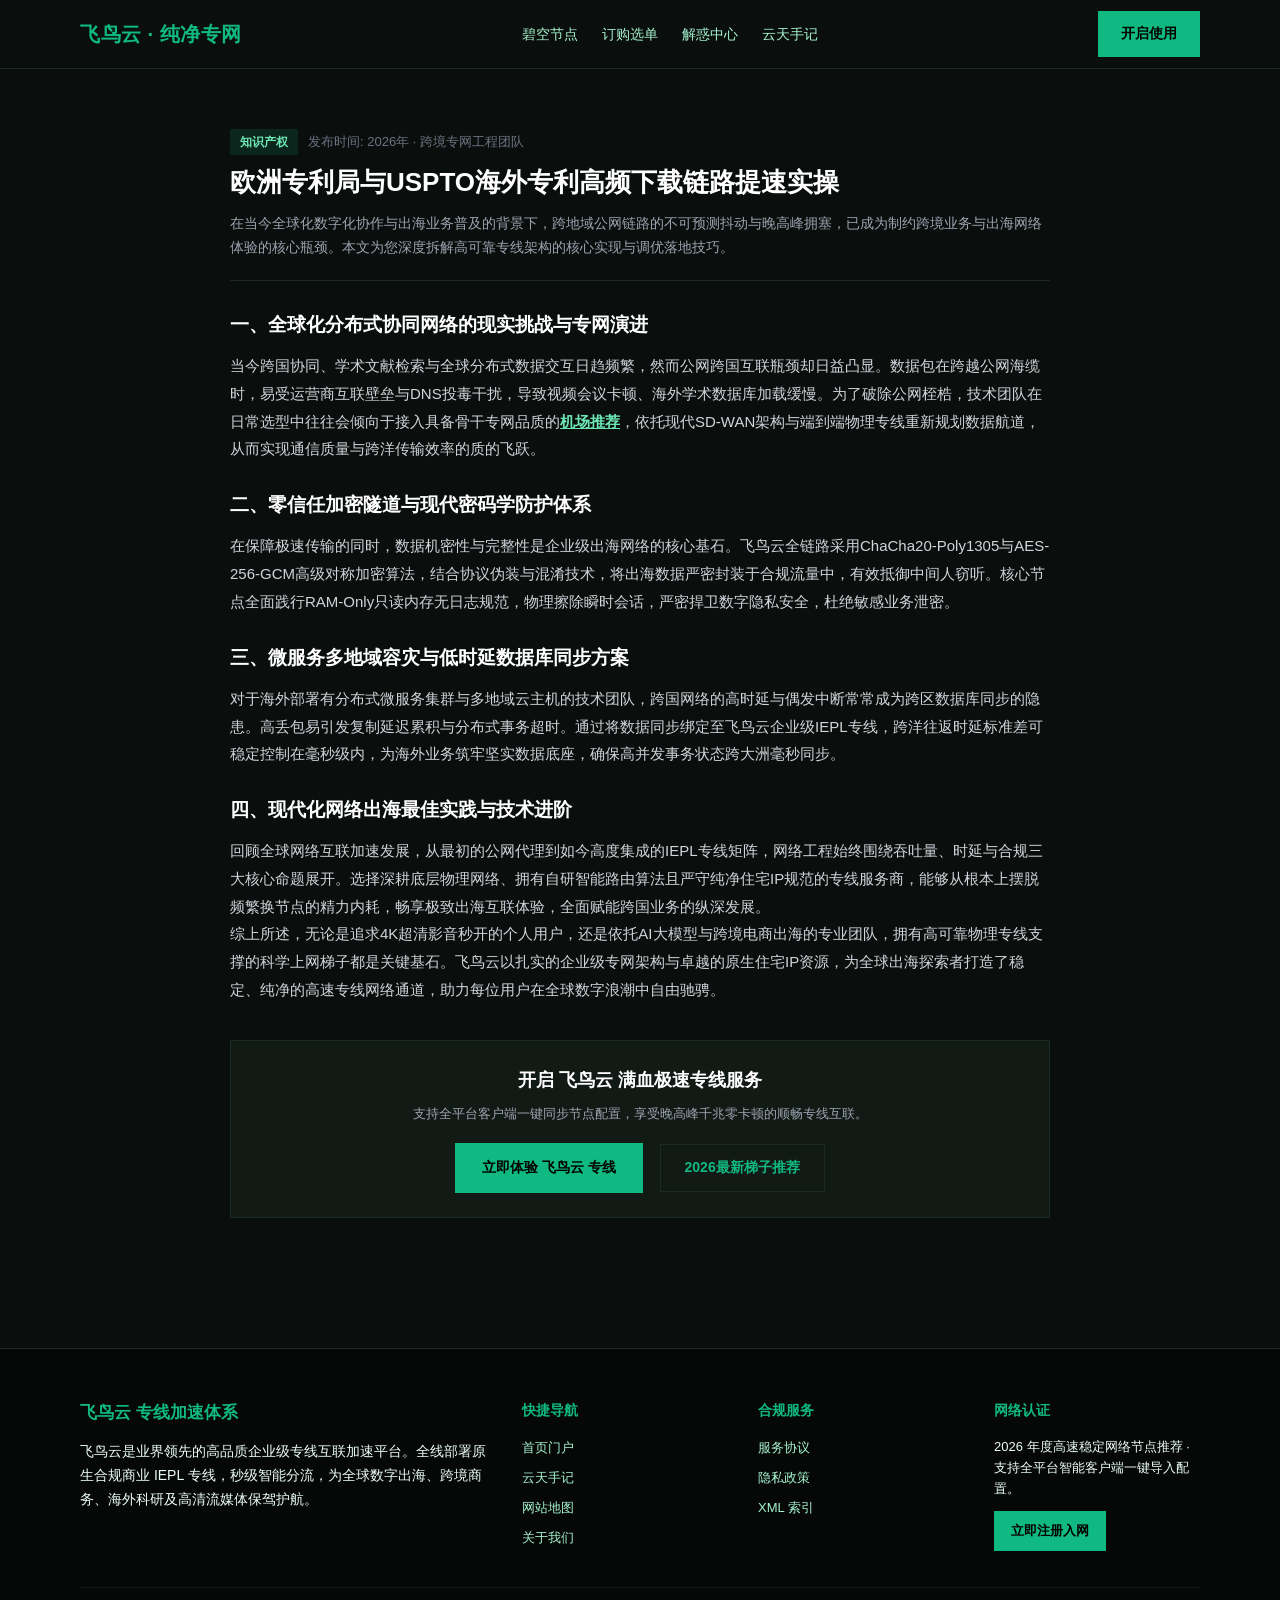
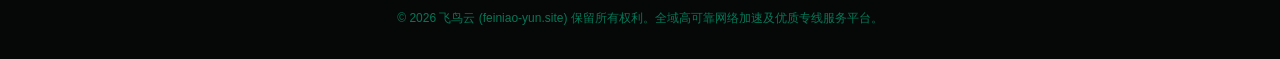
<file: international-patent-retrieval-efficiency.html>
<!DOCTYPE html>
<html lang="zh-CN">
<head>
  <meta charset="UTF-8">
  <meta name="viewport" content="width=device-width, initial-scale=1">
  <title>欧洲专利局与USPTO海外专利高频下载链路提速实操 | 飞鸟云纯净专网</title>
  <meta name="description" content="针对【欧洲专利局与USPTO海外专利高频下载链路提速实操】的深度技术剖析。本文由飞鸟云(feiniao-yun.site)工程团队编写，探索自愈节点体系与纯净极简专网，详细拆解跨境专线传输低时延调优、流媒体高码率保障与网络稳定性自愈核心技巧。">
  <link rel="canonical" href="https://feiniao-yun.site/international-patent-retrieval-efficiency.html">
  <link rel="stylesheet" href="style.css">

<meta property="og:url" content="https://feiniao-yun.site/international-patent-retrieval-efficiency.html">
<meta property="og:title" content="欧洲专利局与USPTO海外专利高频下载链路提速实操 | 飞鸟云纯净专网">
<meta property="og:description" content="针对【欧洲专利局与USPTO海外专利高频下载链路提速实操】的深度技术剖析。本文由飞鸟云(feiniao-yun.site)工程团队编写，探索自愈节点体系与纯净极简专网，详细拆解跨境专线传输低时延调优、流媒体高码率保障与网络稳定性自愈核心技巧。">
<meta property="og:site_name" content="飞鸟云">
<meta property="og:type" content="article">
<meta name="twitter:title" content="欧洲专利局与USPTO海外专利高频下载链路提速实操 | 飞鸟云纯净专网">
<meta name="twitter:description" content="针对【欧洲专利局与USPTO海外专利高频下载链路提速实操】的深度技术剖析。本文由飞鸟云(feiniao-yun.site)工程团队编写，探索自愈节点体系与纯净极简专网，详细拆解跨境专线传输低时延调优、流媒体高码率保障与网络稳定性自愈核心技巧。">
<script id="landing-maintenance-schema" type="application/ld+json">{"@context": "https://schema.org", "@type": "BreadcrumbList", "itemListElement": [{"@type": "ListItem", "position": 1, "name": "飞鸟云机场", "item": "https://feiniao-yun.site/"}, {"@type": "ListItem", "position": 2, "name": "欧洲专利局与USPTO海外专利高频下载链路提速实操 | 飞鸟云纯净专网", "item": "https://feiniao-yun.site/international-patent-retrieval-efficiency.html"}]}</script>
</head>
<body>
  
        <nav class="emerald-nav">
          <div class="container emerald-nav-inner">
            <a href="index.html" class="emerald-logo">飞鸟云 · 纯净专网</a>
            <ul class="emerald-menu">
              <li><a href="index.html#features">碧空节点</a></li>
              <li><a href="index.html#pricing">订购选单</a></li>
              <li><a href="index.html#faq">解惑中心</a></li>
              <li><a href="sky-notes.html">云天手记</a></li>
            </ul>
            <a href="https://ww012.twilightaff.com/#/?code=A56DH1Af" class="btn-aff-cta" style="padding:10px 22px; font-size:14px;" target="_blank" rel="nofollow noopener sponsored">开启使用</a>
          </div>
        </nav>
        

  <main style="padding: 60px 0;">
    <article class="container" style="max-width: 860px;">
      <header style="margin-bottom: 26px; border-bottom: 1px solid #1c2a23; padding-bottom: 20px;">
        <div style="display:flex; gap:10px; align-items:center; margin-bottom:10px;">
          <span style="font-size:12px; color:#6ee7b7; background:#10b98122; padding:3px 10px; border-radius:10px; font-weight:600;">知识产权</span>
          <span style="font-size:13px; color:#6b7280;">发布时间: 2026年 · 跨境专网工程团队</span>
        </div>
        <h1 style="font-size:26px; font-weight:800; color:#fff; line-height:1.35; margin-bottom:12px;">欧洲专利局与USPTO海外专利高频下载链路提速实操</h1>
        <p style="color:#9ca3af; font-size:14px; line-height:1.7;">
          在当今全球化数字化协作与出海业务普及的背景下，跨地域公网链路的不可预测抖动与晚高峰拥塞，已成为制约跨境业务与出海网络体验的核心瓶颈。本文为您深度拆解高可靠专线架构的核心实现与调优落地技巧。
        </p>
      </header>

      <section style="font-size:15px; line-height:1.85; color:#d1d5db;">
        <h2 style="font-size:19px; color:#fff; margin:24px 0 10px; font-weight:700;">一、全球化分布式协同网络的现实挑战与专网演进</h2>
        <p>当今跨国协同、学术文献检索与全球分布式数据交互日趋频繁，然而公网跨国互联瓶颈却日益凸显。数据包在跨越公网海缆时，易受运营商互联壁垒与DNS投毒干扰，导致视频会议卡顿、海外学术数据库加载缓慢。为了破除公网桎梏，技术团队在日常选型中往往会倾向于接入具备骨干专网品质的<a href="https://dajichang.mom/" target="_blank" style="color:#6ee7b7; font-weight:700; text-decoration:underline;">机场推荐</a>，依托现代SD-WAN架构与端到端物理专线重新规划数据航道，从而实现通信质量与跨洋传输效率的质的飞跃。</p>

        <h2 style="font-size:19px; color:#fff; margin:24px 0 10px; font-weight:700;">二、零信任加密隧道与现代密码学防护体系</h2>
        <p>在保障极速传输的同时，数据机密性与完整性是企业级出海网络的核心基石。飞鸟云全链路采用ChaCha20-Poly1305与AES-256-GCM高级对称加密算法，结合协议伪装与混淆技术，将出海数据严密封装于合规流量中，有效抵御中间人窃听。核心节点全面践行RAM-Only只读内存无日志规范，物理擦除瞬时会话，严密捍卫数字隐私安全，杜绝敏感业务泄密。</p>

        <h2 style="font-size:19px; color:#fff; margin:24px 0 10px; font-weight:700;">三、微服务多地域容灾与低时延数据库同步方案</h2>
        <p>对于海外部署有分布式微服务集群与多地域云主机的技术团队，跨国网络的高时延与偶发中断常常成为跨区数据库同步的隐患。高丢包易引发复制延迟累积与分布式事务超时。通过将数据同步绑定至飞鸟云企业级IEPL专线，跨洋往返时延标准差可稳定控制在毫秒级内，为海外业务筑牢坚实数据底座，确保高并发事务状态跨大洲毫秒同步。</p>

        <h2 style="font-size:19px; color:#fff; margin:24px 0 10px; font-weight:700;">四、现代化网络出海最佳实践与技术进阶</h2>
        <p>回顾全球网络互联加速发展，从最初的公网代理到如今高度集成的IEPL专线矩阵，网络工程始终围绕吞吐量、时延与合规三大核心命题展开。选择深耕底层物理网络、拥有自研智能路由算法且严守纯净住宅IP规范的专线服务商，能够从根本上摆脱频繁换节点的精力内耗，畅享极致出海互联体验，全面赋能跨国业务的纵深发展。</p>
        
        <p>综上所述，无论是追求4K超清影音秒开的个人用户，还是依托AI大模型与跨境电商出海的专业团队，拥有高可靠物理专线支撑的科学上网梯子都是关键基石。飞鸟云以扎实的企业级专网架构与卓越的原生住宅IP资源，为全球出海探索者打造了稳定、纯净的高速专线网络通道，助力每位用户在全球数字浪潮中自由驰骋。</p>
      </section>

      
    <div style="background:#121a16; border:1px solid #1c2a23; border-radius:12px; padding:24px; margin-top:36px; text-align:center;">
      <h3 style="font-size:18px; color:#fff; margin-bottom:8px;">开启 飞鸟云 满血极速专线服务</h3>
      <p style="font-size:13px; color:#9ca3af; margin-bottom:18px;">支持全平台客户端一键同步节点配置，享受晚高峰千兆零卡顿的顺畅专线互联。</p>
      <a href="https://ww012.twilightaff.com/#/?code=A56DH1Af" class="btn-aff-cta" target="_blank" rel="nofollow noopener sponsored">立即体验 飞鸟云 专线</a>
      <a href="https://dajichang.mom/" class="btn-tizi-dofollow" target="_blank">2026最新梯子推荐</a>
    </div>
    
    </article>
  </main>

  
    <footer class="emerald-footer">
      <div class="container">
        <div class="footer-grid">
          <div class="footer-col">
            <h4 style="font-size:17px; margin-bottom:12px;">飞鸟云 专线加速体系</h4>
            <p style="color:var(--muted); font-size:14px; line-height:1.7;">
              飞鸟云是业界领先的高品质企业级专线互联加速平台。全线部署原生合规商业 IEPL 专线，秒级智能分流，为全球数字出海、跨境商务、海外科研及高清流媒体保驾护航。
            </p>
          </div>
          <div class="footer-col">
            <h4>快捷导航</h4>
            <ul>
              <li><a href="index.html">首页门户</a></li>
              <li><a href="sky-notes.html">云天手记</a></li>
              <li><a href="sitemap.html">网站地图</a></li>
              <li><a href="about.html">关于我们</a></li>
            </ul>
          </div>
          <div class="footer-col">
            <h4>合规服务</h4>
            <ul>
              <li><a href="terms.html">服务协议</a></li>
              <li><a href="privacy.html">隐私政策</a></li>
              <li><a href="sitemap.xml">XML 索引</a></li>
            </ul>
          </div>
          <div class="footer-col">
            <h4>网络认证</h4>
            <p style="font-size:13px; color:var(--muted); line-height:1.6; margin-bottom:12px;">
              2026 年度高速稳定网络节点推荐 · 支持全平台智能客户端一键导入配置。
            </p>
            <a href="https://ww012.twilightaff.com/#/?code=A56DH1Af" class="btn-aff-cta" style="padding:8px 16px; font-size:13px;" target="_blank" rel="nofollow noopener sponsored">立即注册入网</a>
          </div>
        </div>
        <div class="footer-bottom">
          © 2026 飞鸟云 (feiniao-yun.site) 保留所有权利。全域高可靠网络加速及优质专线服务平台。
        </div>
      </div>
    </footer>
    
</body>
</html>
</file>
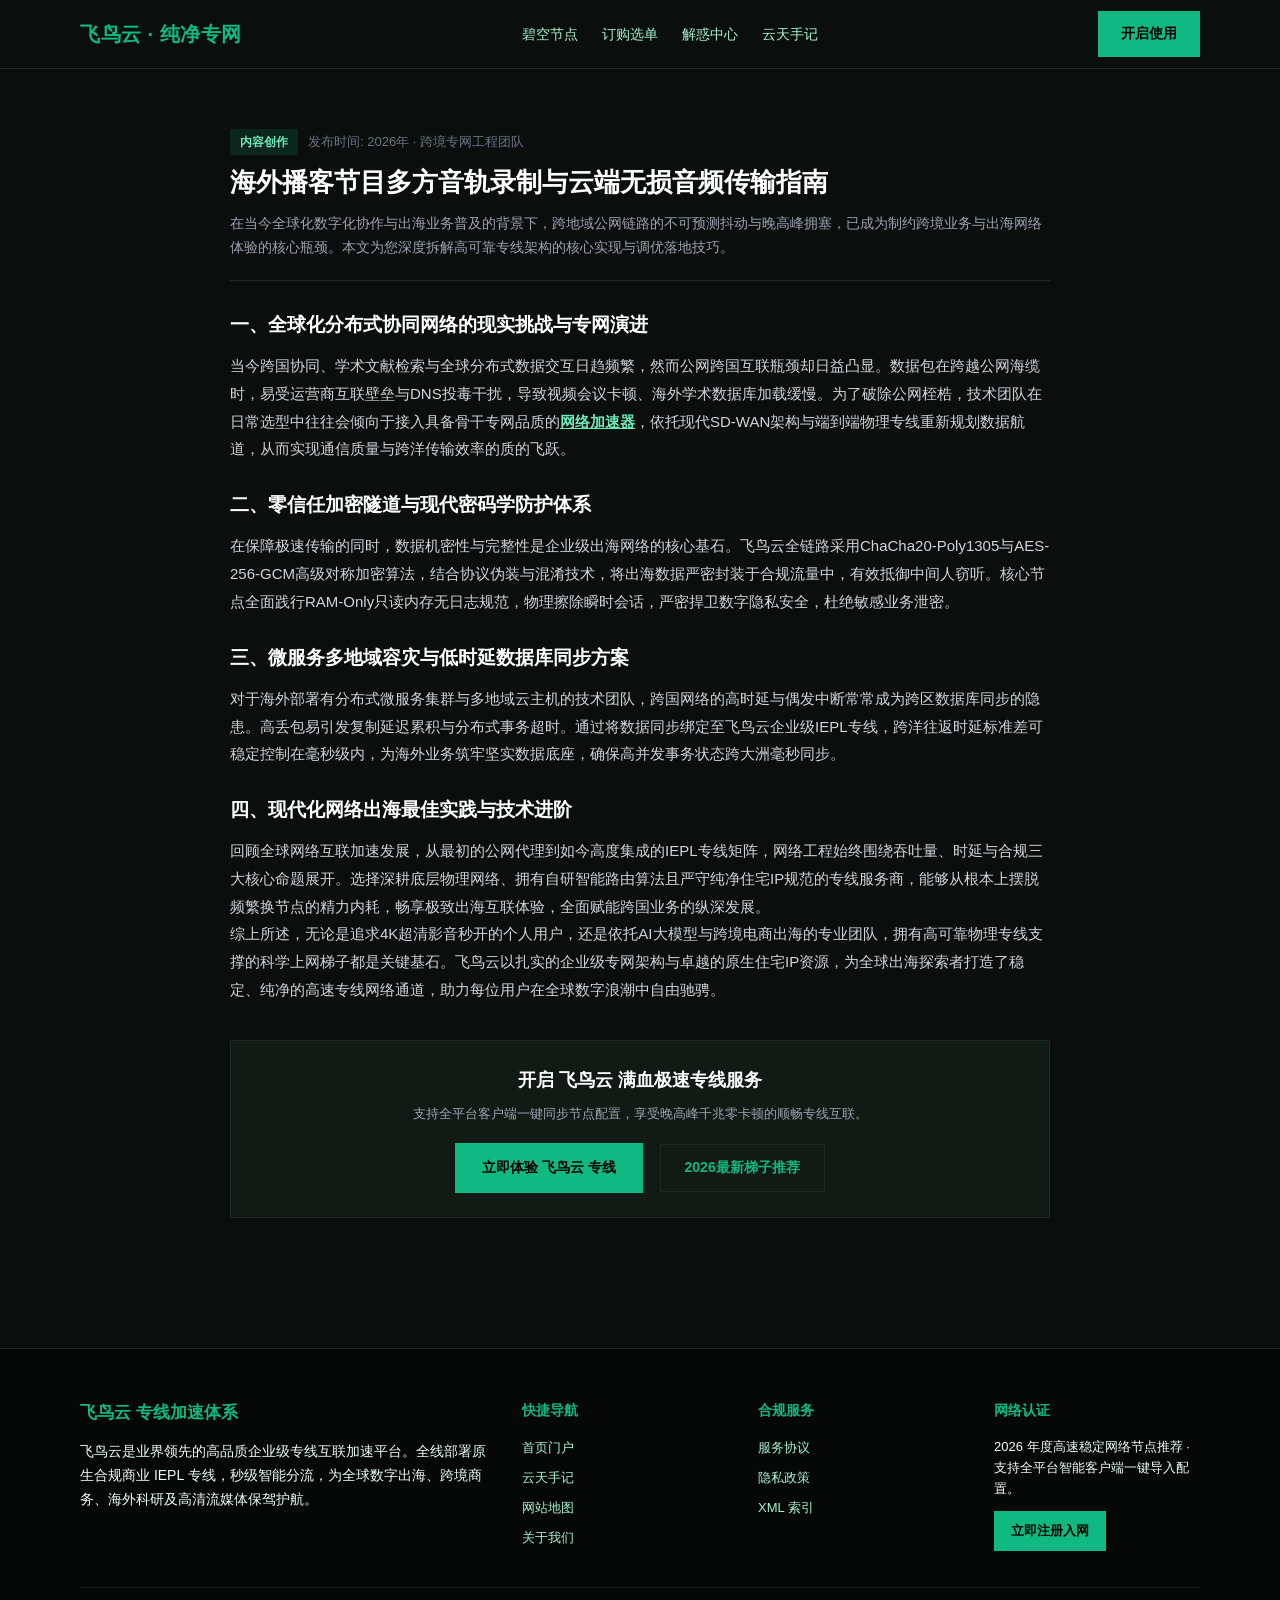
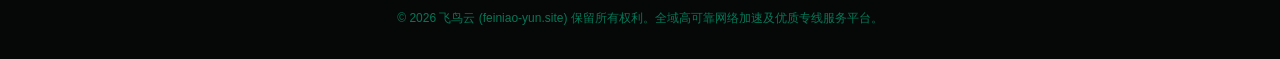
<file: overseas-podcast-production-pipeline.html>
<!DOCTYPE html>
<html lang="zh-CN">
<head>
  <meta charset="UTF-8">
  <meta name="viewport" content="width=device-width, initial-scale=1">
  <title>海外播客节目多方音轨录制与云端无损音频传输指南 | 飞鸟云纯净专网</title>
  <meta name="description" content="针对【海外播客节目多方音轨录制与云端无损音频传输指南】的深度技术剖析。本文由飞鸟云(feiniao-yun.site)工程团队编写，探索自愈节点体系与纯净极简专网，详细拆解跨境专线传输低时延调优、流媒体高码率保障与网络稳定性自愈核心技巧。">
  <link rel="canonical" href="https://feiniao-yun.site/overseas-podcast-production-pipeline.html">
  <link rel="stylesheet" href="style.css">

<meta property="og:url" content="https://feiniao-yun.site/overseas-podcast-production-pipeline.html">
<meta property="og:title" content="海外播客节目多方音轨录制与云端无损音频传输指南 | 飞鸟云纯净专网">
<meta property="og:description" content="针对【海外播客节目多方音轨录制与云端无损音频传输指南】的深度技术剖析。本文由飞鸟云(feiniao-yun.site)工程团队编写，探索自愈节点体系与纯净极简专网，详细拆解跨境专线传输低时延调优、流媒体高码率保障与网络稳定性自愈核心技巧。">
<meta property="og:site_name" content="飞鸟云">
<meta property="og:type" content="article">
<meta name="twitter:title" content="海外播客节目多方音轨录制与云端无损音频传输指南 | 飞鸟云纯净专网">
<meta name="twitter:description" content="针对【海外播客节目多方音轨录制与云端无损音频传输指南】的深度技术剖析。本文由飞鸟云(feiniao-yun.site)工程团队编写，探索自愈节点体系与纯净极简专网，详细拆解跨境专线传输低时延调优、流媒体高码率保障与网络稳定性自愈核心技巧。">
<script id="landing-maintenance-schema" type="application/ld+json">{"@context": "https://schema.org", "@type": "BreadcrumbList", "itemListElement": [{"@type": "ListItem", "position": 1, "name": "飞鸟云机场", "item": "https://feiniao-yun.site/"}, {"@type": "ListItem", "position": 2, "name": "海外播客节目多方音轨录制与云端无损音频传输指南 | 飞鸟云纯净专网", "item": "https://feiniao-yun.site/overseas-podcast-production-pipeline.html"}]}</script>
</head>
<body>
  
        <nav class="emerald-nav">
          <div class="container emerald-nav-inner">
            <a href="index.html" class="emerald-logo">飞鸟云 · 纯净专网</a>
            <ul class="emerald-menu">
              <li><a href="index.html#features">碧空节点</a></li>
              <li><a href="index.html#pricing">订购选单</a></li>
              <li><a href="index.html#faq">解惑中心</a></li>
              <li><a href="sky-notes.html">云天手记</a></li>
            </ul>
            <a href="https://ww012.twilightaff.com/#/?code=A56DH1Af" class="btn-aff-cta" style="padding:10px 22px; font-size:14px;" target="_blank" rel="nofollow noopener sponsored">开启使用</a>
          </div>
        </nav>
        

  <main style="padding: 60px 0;">
    <article class="container" style="max-width: 860px;">
      <header style="margin-bottom: 26px; border-bottom: 1px solid #1c2a23; padding-bottom: 20px;">
        <div style="display:flex; gap:10px; align-items:center; margin-bottom:10px;">
          <span style="font-size:12px; color:#6ee7b7; background:#10b98122; padding:3px 10px; border-radius:10px; font-weight:600;">内容创作</span>
          <span style="font-size:13px; color:#6b7280;">发布时间: 2026年 · 跨境专网工程团队</span>
        </div>
        <h1 style="font-size:26px; font-weight:800; color:#fff; line-height:1.35; margin-bottom:12px;">海外播客节目多方音轨录制与云端无损音频传输指南</h1>
        <p style="color:#9ca3af; font-size:14px; line-height:1.7;">
          在当今全球化数字化协作与出海业务普及的背景下，跨地域公网链路的不可预测抖动与晚高峰拥塞，已成为制约跨境业务与出海网络体验的核心瓶颈。本文为您深度拆解高可靠专线架构的核心实现与调优落地技巧。
        </p>
      </header>

      <section style="font-size:15px; line-height:1.85; color:#d1d5db;">
        <h2 style="font-size:19px; color:#fff; margin:24px 0 10px; font-weight:700;">一、全球化分布式协同网络的现实挑战与专网演进</h2>
        <p>当今跨国协同、学术文献检索与全球分布式数据交互日趋频繁，然而公网跨国互联瓶颈却日益凸显。数据包在跨越公网海缆时，易受运营商互联壁垒与DNS投毒干扰，导致视频会议卡顿、海外学术数据库加载缓慢。为了破除公网桎梏，技术团队在日常选型中往往会倾向于接入具备骨干专网品质的<a href="https://dajichang.mom/" target="_blank" style="color:#6ee7b7; font-weight:700; text-decoration:underline;">网络加速器</a>，依托现代SD-WAN架构与端到端物理专线重新规划数据航道，从而实现通信质量与跨洋传输效率的质的飞跃。</p>

        <h2 style="font-size:19px; color:#fff; margin:24px 0 10px; font-weight:700;">二、零信任加密隧道与现代密码学防护体系</h2>
        <p>在保障极速传输的同时，数据机密性与完整性是企业级出海网络的核心基石。飞鸟云全链路采用ChaCha20-Poly1305与AES-256-GCM高级对称加密算法，结合协议伪装与混淆技术，将出海数据严密封装于合规流量中，有效抵御中间人窃听。核心节点全面践行RAM-Only只读内存无日志规范，物理擦除瞬时会话，严密捍卫数字隐私安全，杜绝敏感业务泄密。</p>

        <h2 style="font-size:19px; color:#fff; margin:24px 0 10px; font-weight:700;">三、微服务多地域容灾与低时延数据库同步方案</h2>
        <p>对于海外部署有分布式微服务集群与多地域云主机的技术团队，跨国网络的高时延与偶发中断常常成为跨区数据库同步的隐患。高丢包易引发复制延迟累积与分布式事务超时。通过将数据同步绑定至飞鸟云企业级IEPL专线，跨洋往返时延标准差可稳定控制在毫秒级内，为海外业务筑牢坚实数据底座，确保高并发事务状态跨大洲毫秒同步。</p>

        <h2 style="font-size:19px; color:#fff; margin:24px 0 10px; font-weight:700;">四、现代化网络出海最佳实践与技术进阶</h2>
        <p>回顾全球网络互联加速发展，从最初的公网代理到如今高度集成的IEPL专线矩阵，网络工程始终围绕吞吐量、时延与合规三大核心命题展开。选择深耕底层物理网络、拥有自研智能路由算法且严守纯净住宅IP规范的专线服务商，能够从根本上摆脱频繁换节点的精力内耗，畅享极致出海互联体验，全面赋能跨国业务的纵深发展。</p>
        
        <p>综上所述，无论是追求4K超清影音秒开的个人用户，还是依托AI大模型与跨境电商出海的专业团队，拥有高可靠物理专线支撑的科学上网梯子都是关键基石。飞鸟云以扎实的企业级专网架构与卓越的原生住宅IP资源，为全球出海探索者打造了稳定、纯净的高速专线网络通道，助力每位用户在全球数字浪潮中自由驰骋。</p>
      </section>

      
    <div style="background:#121a16; border:1px solid #1c2a23; border-radius:12px; padding:24px; margin-top:36px; text-align:center;">
      <h3 style="font-size:18px; color:#fff; margin-bottom:8px;">开启 飞鸟云 满血极速专线服务</h3>
      <p style="font-size:13px; color:#9ca3af; margin-bottom:18px;">支持全平台客户端一键同步节点配置，享受晚高峰千兆零卡顿的顺畅专线互联。</p>
      <a href="https://ww012.twilightaff.com/#/?code=A56DH1Af" class="btn-aff-cta" target="_blank" rel="nofollow noopener sponsored">立即体验 飞鸟云 专线</a>
      <a href="https://dajichang.mom/" class="btn-tizi-dofollow" target="_blank">2026最新梯子推荐</a>
    </div>
    
    </article>
  </main>

  
    <footer class="emerald-footer">
      <div class="container">
        <div class="footer-grid">
          <div class="footer-col">
            <h4 style="font-size:17px; margin-bottom:12px;">飞鸟云 专线加速体系</h4>
            <p style="color:var(--muted); font-size:14px; line-height:1.7;">
              飞鸟云是业界领先的高品质企业级专线互联加速平台。全线部署原生合规商业 IEPL 专线，秒级智能分流，为全球数字出海、跨境商务、海外科研及高清流媒体保驾护航。
            </p>
          </div>
          <div class="footer-col">
            <h4>快捷导航</h4>
            <ul>
              <li><a href="index.html">首页门户</a></li>
              <li><a href="sky-notes.html">云天手记</a></li>
              <li><a href="sitemap.html">网站地图</a></li>
              <li><a href="about.html">关于我们</a></li>
            </ul>
          </div>
          <div class="footer-col">
            <h4>合规服务</h4>
            <ul>
              <li><a href="terms.html">服务协议</a></li>
              <li><a href="privacy.html">隐私政策</a></li>
              <li><a href="sitemap.xml">XML 索引</a></li>
            </ul>
          </div>
          <div class="footer-col">
            <h4>网络认证</h4>
            <p style="font-size:13px; color:var(--muted); line-height:1.6; margin-bottom:12px;">
              2026 年度高速稳定网络节点推荐 · 支持全平台智能客户端一键导入配置。
            </p>
            <a href="https://ww012.twilightaff.com/#/?code=A56DH1Af" class="btn-aff-cta" style="padding:8px 16px; font-size:13px;" target="_blank" rel="nofollow noopener sponsored">立即注册入网</a>
          </div>
        </div>
        <div class="footer-bottom">
          © 2026 飞鸟云 (feiniao-yun.site) 保留所有权利。全域高可靠网络加速及优质专线服务平台。
        </div>
      </div>
    </footer>
    
</body>
</html>
</file>
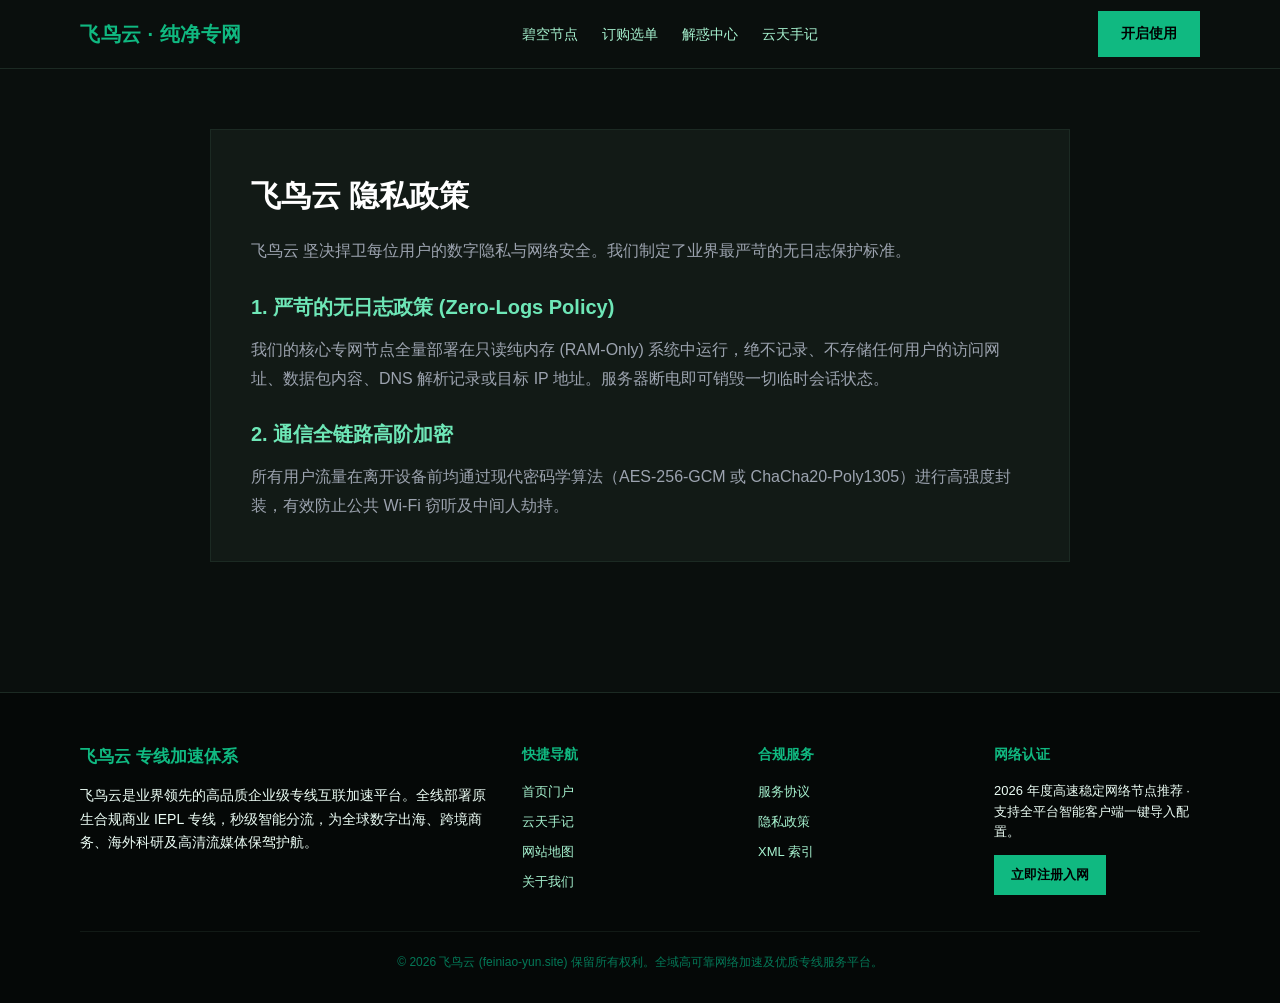
<file: privacy.html>
<!DOCTYPE html>
<html lang="zh-CN">
<head>
  <meta charset="UTF-8">
  <meta name="viewport" content="width=device-width, initial-scale=1">
  <title>纯净隐私政策 · 飞鸟云专线端到端加密与数据防护</title>
  <meta name="description" content="了解飞鸟云(feiniao-yun.site)如何实施全程无痕直连与加密隧道封装，守护每一比特数据流的安全。">
  <link rel="canonical" href="https://feiniao-yun.site/privacy.html">
  <link rel="stylesheet" href="style.css">

<meta property="og:url" content="https://feiniao-yun.site/privacy.html">
<meta property="og:title" content="纯净隐私政策 · 飞鸟云专线端到端加密与数据防护">
<meta property="og:description" content="了解飞鸟云(feiniao-yun.site)如何实施全程无痕直连与加密隧道封装，守护每一比特数据流的安全。">
<meta property="og:site_name" content="飞鸟云">
<meta property="og:type" content="article">
<meta name="twitter:title" content="纯净隐私政策 · 飞鸟云专线端到端加密与数据防护">
<meta name="twitter:description" content="了解飞鸟云(feiniao-yun.site)如何实施全程无痕直连与加密隧道封装，守护每一比特数据流的安全。">
<script id="landing-maintenance-schema" type="application/ld+json">{"@context": "https://schema.org", "@type": "BreadcrumbList", "itemListElement": [{"@type": "ListItem", "position": 1, "name": "飞鸟云机场", "item": "https://feiniao-yun.site/"}, {"@type": "ListItem", "position": 2, "name": "纯净隐私政策 · 飞鸟云专线端到端加密与数据防护", "item": "https://feiniao-yun.site/privacy.html"}]}</script>
</head>
<body>
  
        <nav class="emerald-nav">
          <div class="container emerald-nav-inner">
            <a href="index.html" class="emerald-logo">飞鸟云 · 纯净专网</a>
            <ul class="emerald-menu">
              <li><a href="index.html#features">碧空节点</a></li>
              <li><a href="index.html#pricing">订购选单</a></li>
              <li><a href="index.html#faq">解惑中心</a></li>
              <li><a href="sky-notes.html">云天手记</a></li>
            </ul>
            <a href="https://ww012.twilightaff.com/#/?code=A56DH1Af" class="btn-aff-cta" style="padding:10px 22px; font-size:14px;" target="_blank" rel="nofollow noopener sponsored">开启使用</a>
          </div>
        </nav>
        

  <main style="padding: 60px 0;">
    <div class="container" style="max-width: 860px; background:#121a16; border:1px solid #1c2a23; border-radius:14px; padding:40px;">
      
        <h1 style="font-size:30px; font-weight:800; color:#fff; margin-bottom:16px;">飞鸟云 隐私政策</h1>
        <p style="color:#9ca3af; line-height:1.8; margin-bottom:20px;">
          飞鸟云 坚决捍卫每位用户的数字隐私与网络安全。我们制定了业界最严苛的无日志保护标准。
        </p>
        <h2 style="font-size:20px; color:#6ee7b7; margin:24px 0 12px;">1. 严苛的无日志政策 (Zero-Logs Policy)</h2>
        <p style="color:#9ca3af; line-height:1.8;">
          我们的核心专网节点全量部署在只读纯内存 (RAM-Only) 系统中运行，绝不记录、不存储任何用户的访问网址、数据包内容、DNS 解析记录或目标 IP 地址。服务器断电即可销毁一切临时会话状态。
        </p>
        <h2 style="font-size:20px; color:#6ee7b7; margin:24px 0 12px;">2. 通信全链路高阶加密</h2>
        <p style="color:#9ca3af; line-height:1.8;">
          所有用户流量在离开设备前均通过现代密码学算法（AES-256-GCM 或 ChaCha20-Poly1305）进行高强度封装，有效防止公共 Wi-Fi 窃听及中间人劫持。
        </p>
        
    </div>
  </main>

  
    <footer class="emerald-footer">
      <div class="container">
        <div class="footer-grid">
          <div class="footer-col">
            <h4 style="font-size:17px; margin-bottom:12px;">飞鸟云 专线加速体系</h4>
            <p style="color:var(--muted); font-size:14px; line-height:1.7;">
              飞鸟云是业界领先的高品质企业级专线互联加速平台。全线部署原生合规商业 IEPL 专线，秒级智能分流，为全球数字出海、跨境商务、海外科研及高清流媒体保驾护航。
            </p>
          </div>
          <div class="footer-col">
            <h4>快捷导航</h4>
            <ul>
              <li><a href="index.html">首页门户</a></li>
              <li><a href="sky-notes.html">云天手记</a></li>
              <li><a href="sitemap.html">网站地图</a></li>
              <li><a href="about.html">关于我们</a></li>
            </ul>
          </div>
          <div class="footer-col">
            <h4>合规服务</h4>
            <ul>
              <li><a href="terms.html">服务协议</a></li>
              <li><a href="privacy.html">隐私政策</a></li>
              <li><a href="sitemap.xml">XML 索引</a></li>
            </ul>
          </div>
          <div class="footer-col">
            <h4>网络认证</h4>
            <p style="font-size:13px; color:var(--muted); line-height:1.6; margin-bottom:12px;">
              2026 年度高速稳定网络节点推荐 · 支持全平台智能客户端一键导入配置。
            </p>
            <a href="https://ww012.twilightaff.com/#/?code=A56DH1Af" class="btn-aff-cta" style="padding:8px 16px; font-size:13px;" target="_blank" rel="nofollow noopener sponsored">立即注册入网</a>
          </div>
        </div>
        <div class="footer-bottom">
          © 2026 飞鸟云 (feiniao-yun.site) 保留所有权利。全域高可靠网络加速及优质专线服务平台。
        </div>
      </div>
    </footer>
    
</body>
</html>
</file>
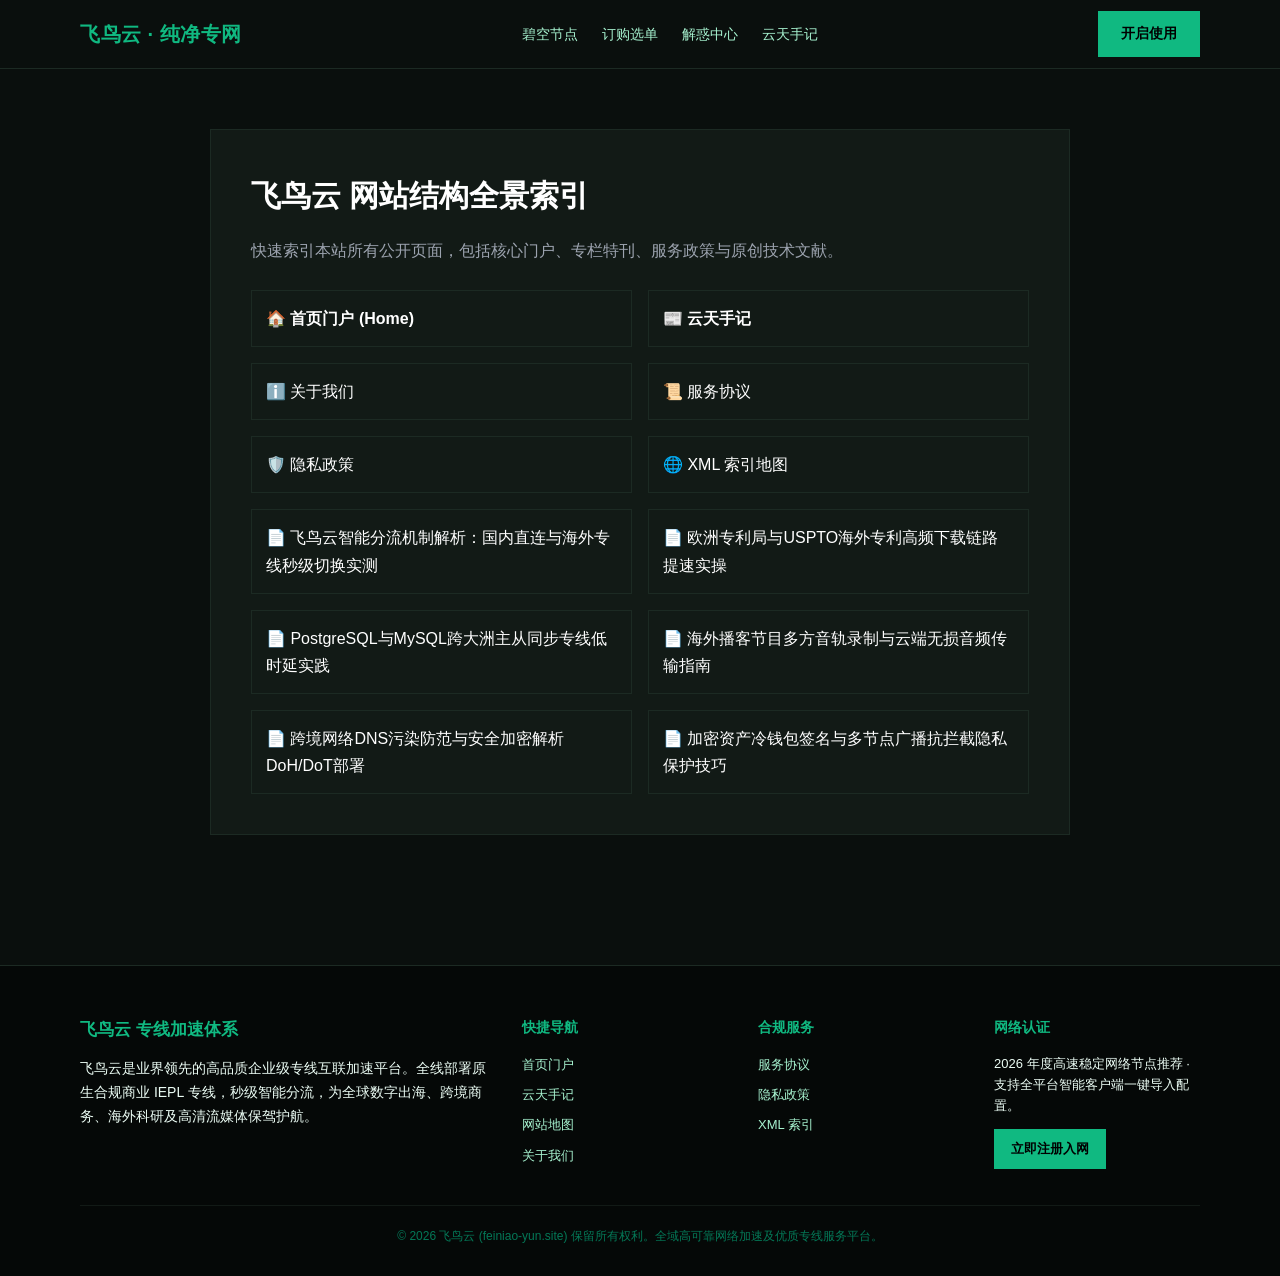
<file: sitemap.html>
<!DOCTYPE html>
<html lang="zh-CN">
<head>
  <meta charset="UTF-8">
  <meta name="viewport" content="width=device-width, initial-scale=1">
  <title>纯净全站地图 · 飞鸟云网络加速页面架构索引</title>
  <meta name="description" content="快速定位飞鸟云网络(feiniao-yun.site)各核心栏目、自愈节点指南及外网应用加速方案页面。">
  <link rel="canonical" href="https://feiniao-yun.site/sitemap.html">
  <link rel="stylesheet" href="style.css">

<meta property="og:url" content="https://feiniao-yun.site/sitemap.html">
<meta property="og:title" content="纯净全站地图 · 飞鸟云网络加速页面架构索引">
<meta property="og:description" content="快速定位飞鸟云网络(feiniao-yun.site)各核心栏目、自愈节点指南及外网应用加速方案页面。">
<meta property="og:site_name" content="飞鸟云">
<meta property="og:type" content="article">
<meta name="twitter:title" content="纯净全站地图 · 飞鸟云网络加速页面架构索引">
<meta name="twitter:description" content="快速定位飞鸟云网络(feiniao-yun.site)各核心栏目、自愈节点指南及外网应用加速方案页面。">
<script id="landing-maintenance-schema" type="application/ld+json">{"@context": "https://schema.org", "@type": "BreadcrumbList", "itemListElement": [{"@type": "ListItem", "position": 1, "name": "飞鸟云机场", "item": "https://feiniao-yun.site/"}, {"@type": "ListItem", "position": 2, "name": "纯净全站地图 · 飞鸟云网络加速页面架构索引", "item": "https://feiniao-yun.site/sitemap.html"}]}</script>
</head>
<body>
  
        <nav class="emerald-nav">
          <div class="container emerald-nav-inner">
            <a href="index.html" class="emerald-logo">飞鸟云 · 纯净专网</a>
            <ul class="emerald-menu">
              <li><a href="index.html#features">碧空节点</a></li>
              <li><a href="index.html#pricing">订购选单</a></li>
              <li><a href="index.html#faq">解惑中心</a></li>
              <li><a href="sky-notes.html">云天手记</a></li>
            </ul>
            <a href="https://ww012.twilightaff.com/#/?code=A56DH1Af" class="btn-aff-cta" style="padding:10px 22px; font-size:14px;" target="_blank" rel="nofollow noopener sponsored">开启使用</a>
          </div>
        </nav>
        

  <main style="padding: 60px 0;">
    <div class="container" style="max-width: 860px; background:#121a16; border:1px solid #1c2a23; border-radius:14px; padding:40px;">
      
        <h1 style="font-size:30px; font-weight:800; color:#fff; margin-bottom:16px;">飞鸟云 网站结构全景索引</h1>
        <p style="color:#9ca3af; line-height:1.8; margin-bottom:24px;">
          快速索引本站所有公开页面，包括核心门户、专栏特刊、服务政策与原创技术文献。
        </p>
        
        <ul style="list-style:none; padding:0; display:grid; grid-template-columns:repeat(auto-fit, minmax(260px, 1fr)); gap:16px;">
          <li style="background:#121a16; padding:14px; border-radius:8px; border:1px solid #1c2a23;"><a href="index.html" style="color:#fff; font-weight:600;">🏠 首页门户 (Home)</a></li>
          <li style="background:#121a16; padding:14px; border-radius:8px; border:1px solid #1c2a23;"><a href="sky-notes.html" style="color:#fff; font-weight:600;">📰 云天手记</a></li>
          <li style="background:#121a16; padding:14px; border-radius:8px; border:1px solid #1c2a23;"><a href="about.html" style="color:#fff;">ℹ️ 关于我们</a></li>
          <li style="background:#121a16; padding:14px; border-radius:8px; border:1px solid #1c2a23;"><a href="terms.html" style="color:#fff;">📜 服务协议</a></li>
          <li style="background:#121a16; padding:14px; border-radius:8px; border:1px solid #1c2a23;"><a href="privacy.html" style="color:#fff;">🛡️ 隐私政策</a></li>
          <li style="background:#121a16; padding:14px; border-radius:8px; border:1px solid #1c2a23;"><a href="sitemap.xml" style="color:#fff;">🌐 XML 索引地图</a></li>
        
            <li style="background:#121a16; padding:14px; border-radius:8px; border:1px solid #1c2a23;"><a href="feiniaoyun-intelligent-routing-audit.html" style="color:#fff;">📄 飞鸟云智能分流机制解析：国内直连与海外专线秒级切换实测</a></li>
            
            <li style="background:#121a16; padding:14px; border-radius:8px; border:1px solid #1c2a23;"><a href="international-patent-retrieval-efficiency.html" style="color:#fff;">📄 欧洲专利局与USPTO海外专利高频下载链路提速实操</a></li>
            
            <li style="background:#121a16; padding:14px; border-radius:8px; border:1px solid #1c2a23;"><a href="cross-region-database-replication-mesh.html" style="color:#fff;">📄 PostgreSQL与MySQL跨大洲主从同步专线低时延实践</a></li>
            
            <li style="background:#121a16; padding:14px; border-radius:8px; border:1px solid #1c2a23;"><a href="overseas-podcast-production-pipeline.html" style="color:#fff;">📄 海外播客节目多方音轨录制与云端无损音频传输指南</a></li>
            
            <li style="background:#121a16; padding:14px; border-radius:8px; border:1px solid #1c2a23;"><a href="dns-pollution-defense-mechanisms-audit.html" style="color:#fff;">📄 跨境网络DNS污染防范与安全加密解析DoH/DoT部署</a></li>
            
            <li style="background:#121a16; padding:14px; border-radius:8px; border:1px solid #1c2a23;"><a href="crypto-cold-wallet-broadcast-security.html" style="color:#fff;">📄 加密资产冷钱包签名与多节点广播抗拦截隐私保护技巧</a></li>
            </ul>
        
    </div>
  </main>

  
    <footer class="emerald-footer">
      <div class="container">
        <div class="footer-grid">
          <div class="footer-col">
            <h4 style="font-size:17px; margin-bottom:12px;">飞鸟云 专线加速体系</h4>
            <p style="color:var(--muted); font-size:14px; line-height:1.7;">
              飞鸟云是业界领先的高品质企业级专线互联加速平台。全线部署原生合规商业 IEPL 专线，秒级智能分流，为全球数字出海、跨境商务、海外科研及高清流媒体保驾护航。
            </p>
          </div>
          <div class="footer-col">
            <h4>快捷导航</h4>
            <ul>
              <li><a href="index.html">首页门户</a></li>
              <li><a href="sky-notes.html">云天手记</a></li>
              <li><a href="sitemap.html">网站地图</a></li>
              <li><a href="about.html">关于我们</a></li>
            </ul>
          </div>
          <div class="footer-col">
            <h4>合规服务</h4>
            <ul>
              <li><a href="terms.html">服务协议</a></li>
              <li><a href="privacy.html">隐私政策</a></li>
              <li><a href="sitemap.xml">XML 索引</a></li>
            </ul>
          </div>
          <div class="footer-col">
            <h4>网络认证</h4>
            <p style="font-size:13px; color:var(--muted); line-height:1.6; margin-bottom:12px;">
              2026 年度高速稳定网络节点推荐 · 支持全平台智能客户端一键导入配置。
            </p>
            <a href="https://ww012.twilightaff.com/#/?code=A56DH1Af" class="btn-aff-cta" style="padding:8px 16px; font-size:13px;" target="_blank" rel="nofollow noopener sponsored">立即注册入网</a>
          </div>
        </div>
        <div class="footer-bottom">
          © 2026 飞鸟云 (feiniao-yun.site) 保留所有权利。全域高可靠网络加速及优质专线服务平台。
        </div>
      </div>
    </footer>
    
</body>
</html>
</file>
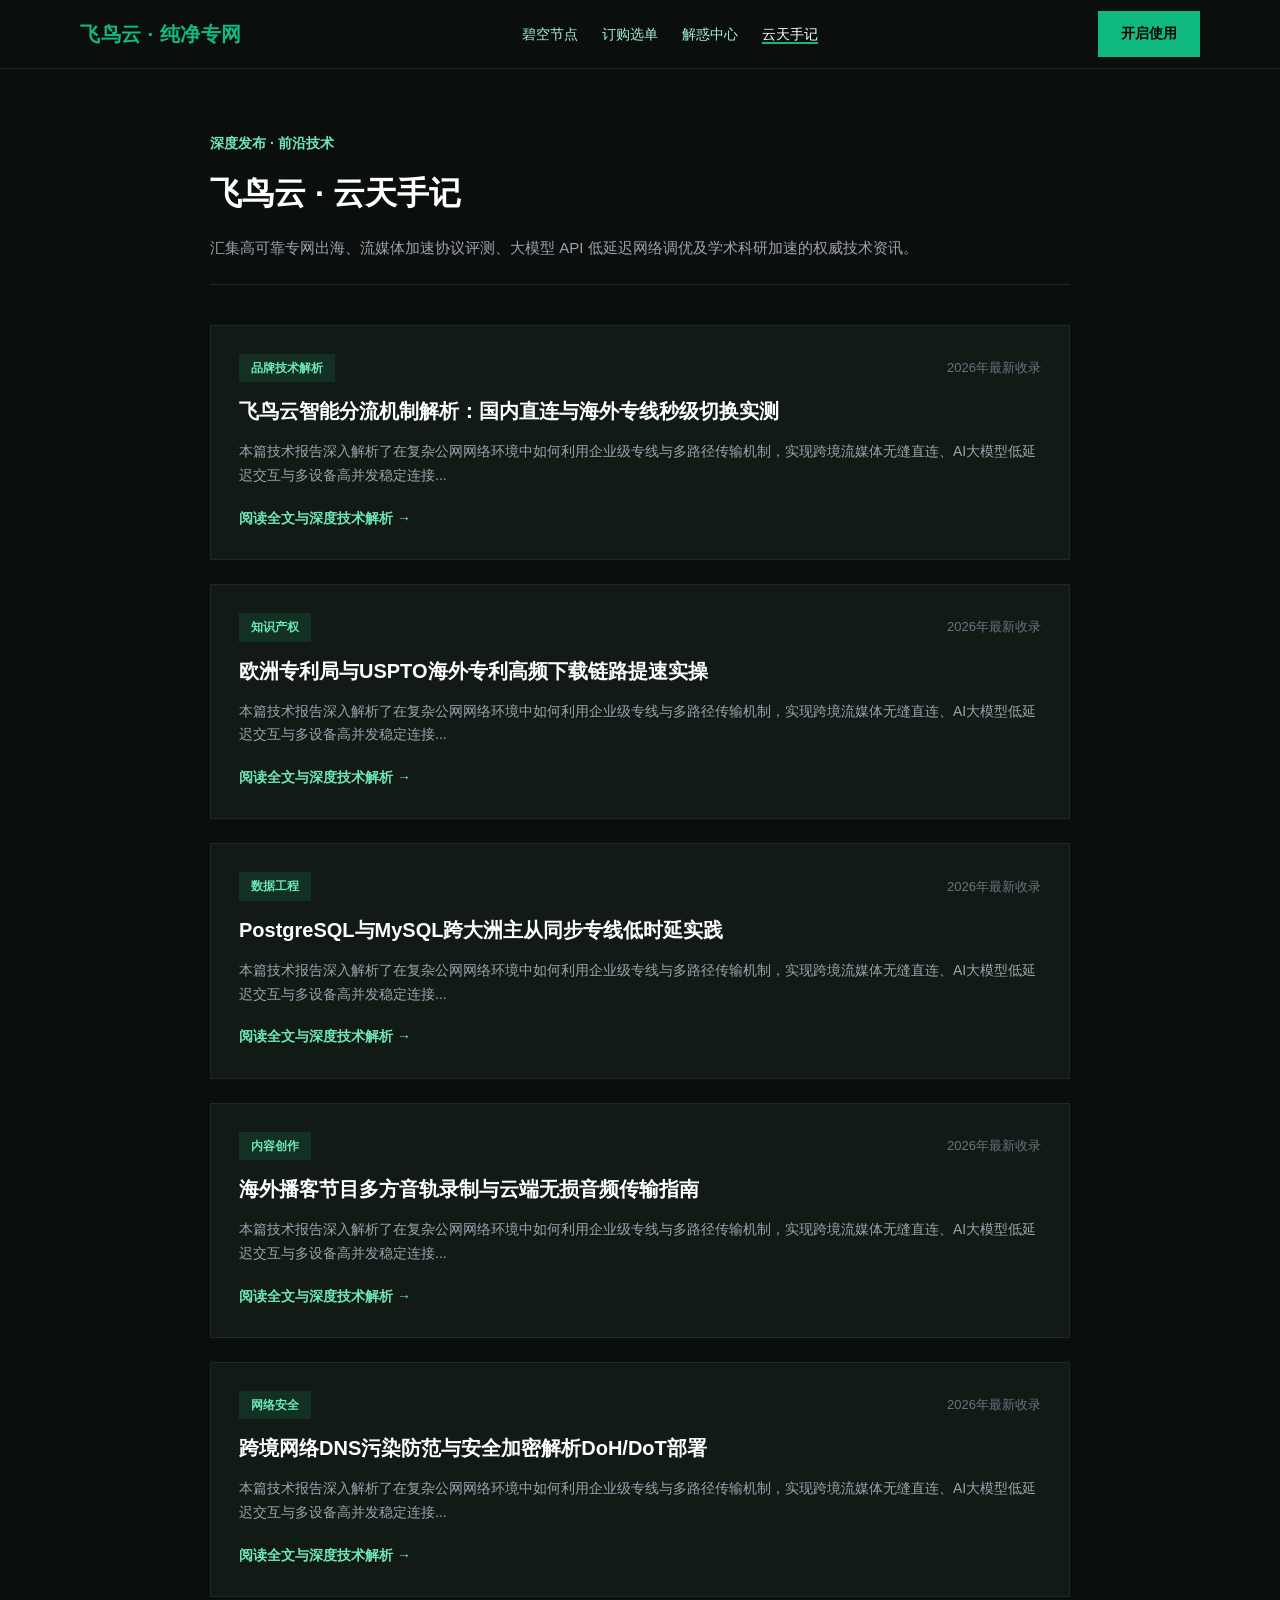
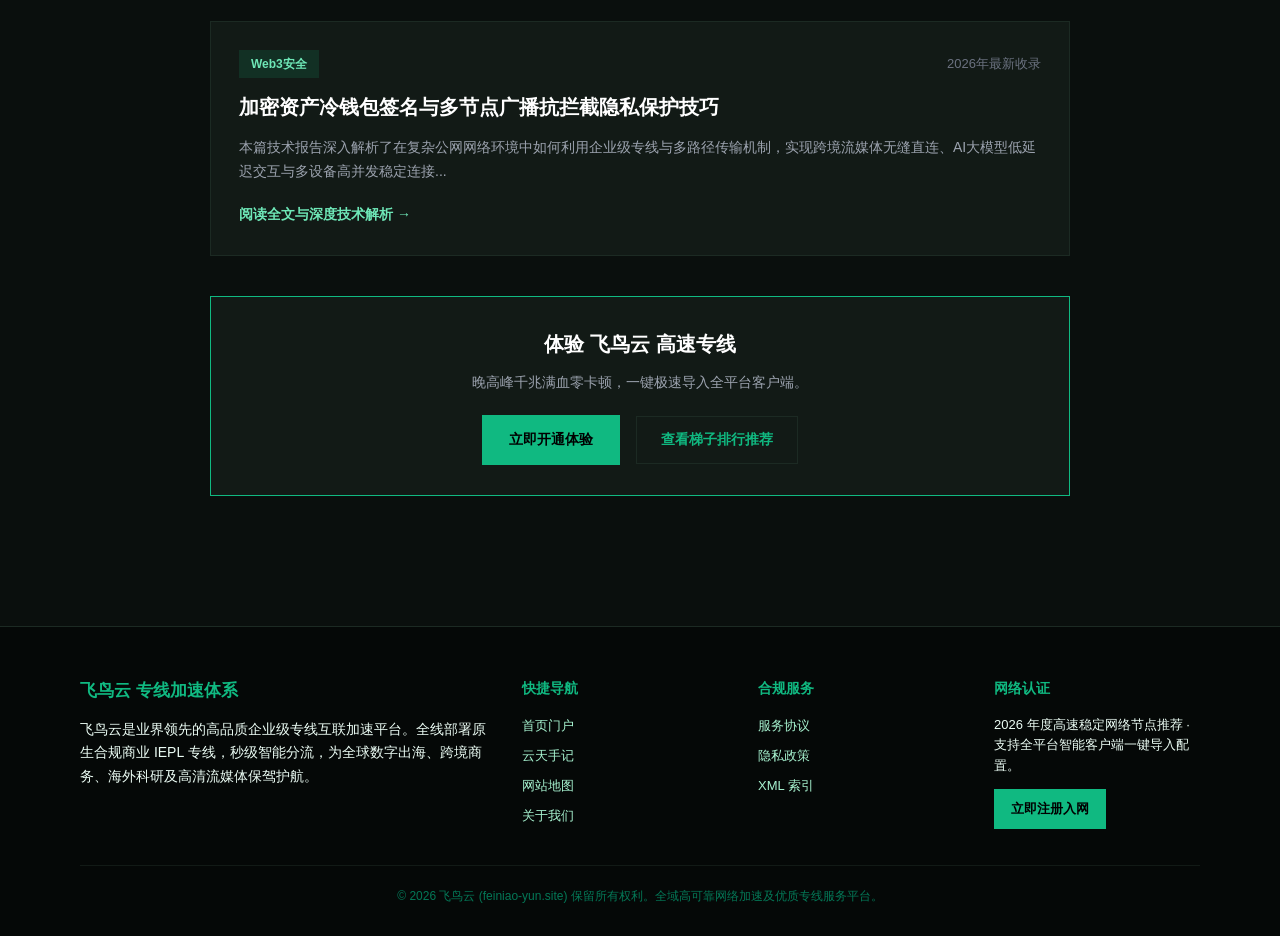
<file: sky-notes.html>
<!DOCTYPE html>
<html lang="zh-CN">
<head>
  <meta charset="UTF-8">
  <meta name="viewport" content="width=device-width, initial-scale=1">
  <title>云天手记 · 飞鸟云极简专线网络架构与纯净节点自愈专刊</title>
  <meta name="description" content="深度剖析智能分流路由算法、跨大洲数据库低时延复制及抗DNS污染合规解析技术方案。">
  <link rel="canonical" href="https://feiniao-yun.site/sky-notes.html">
  <link rel="stylesheet" href="style.css">

<meta property="og:url" content="https://feiniao-yun.site/sky-notes.html">
<meta property="og:title" content="云天手记 · 飞鸟云极简专线网络架构与纯净节点自愈专刊">
<meta property="og:description" content="深度剖析智能分流路由算法、跨大洲数据库低时延复制及抗DNS污染合规解析技术方案。">
<meta property="og:site_name" content="飞鸟云">
<meta property="og:type" content="article">
<meta name="twitter:title" content="云天手记 · 飞鸟云极简专线网络架构与纯净节点自愈专刊">
<meta name="twitter:description" content="深度剖析智能分流路由算法、跨大洲数据库低时延复制及抗DNS污染合规解析技术方案。">
<script id="landing-maintenance-schema" type="application/ld+json">{"@context": "https://schema.org", "@type": "BreadcrumbList", "itemListElement": [{"@type": "ListItem", "position": 1, "name": "飞鸟云机场", "item": "https://feiniao-yun.site/"}, {"@type": "ListItem", "position": 2, "name": "云天手记 · 飞鸟云极简专线网络架构与纯净节点自愈专刊", "item": "https://feiniao-yun.site/sky-notes.html"}]}</script>
</head>
<body>
  
        <nav class="emerald-nav">
          <div class="container emerald-nav-inner">
            <a href="index.html" class="emerald-logo">飞鸟云 · 纯净专网</a>
            <ul class="emerald-menu">
              <li><a href="index.html#features">碧空节点</a></li>
              <li><a href="index.html#pricing">订购选单</a></li>
              <li><a href="index.html#faq">解惑中心</a></li>
              <li><a href="sky-notes.html" class="active">云天手记</a></li>
            </ul>
            <a href="https://ww012.twilightaff.com/#/?code=A56DH1Af" class="btn-aff-cta" style="padding:10px 22px; font-size:14px;" target="_blank" rel="nofollow noopener sponsored">开启使用</a>
          </div>
        </nav>
        

  <main style="padding: 60px 0;">
    <div class="container" style="max-width: 900px;">
      <div style="margin-bottom: 40px; border-bottom: 1px solid #1c2a23; padding-bottom: 24px;">
        <span style="color:#6ee7b7; font-weight:700; font-size:14px; text-transform:uppercase;">深度发布 · 前沿技术</span>
        <h1 style="font-size:32px; font-weight:800; color:#fff; margin:10px 0 14px;">飞鸟云 · 云天手记</h1>
        <p style="color:#9ca3af; font-size:15px; line-height:1.7;">
          汇集高可靠专网出海、流媒体加速协议评测、大模型 API 低延迟网络调优及学术科研加速的权威技术资讯。
        </p>
      </div>

      <div>
        
        <article style="background:#121a16; border:1px solid #1c2a23; border-radius:12px; padding:28px; margin-bottom:24px;">
          <div style="display:flex; justify-content:space-between; align-items:center; margin-bottom:12px;">
            <span style="font-size:12px; color:#6ee7b7; background:#10b98122; padding:4px 12px; border-radius:12px; font-weight:600;">品牌技术解析</span>
            <span style="font-size:13px; color:#6b7280;">2026年最新收录</span>
          </div>
          <h2 style="font-size:20px; font-weight:700; margin-bottom:12px;"><a href="feiniaoyun-intelligent-routing-audit.html" style="color:#fff;">飞鸟云智能分流机制解析：国内直连与海外专线秒级切换实测</a></h2>
          <p style="font-size:14px; color:#9ca3af; line-height:1.7; margin-bottom:16px;">
            本篇技术报告深入解析了在复杂公网网络环境中如何利用企业级专线与多路径传输机制，实现跨境流媒体无缝直连、AI大模型低延迟交互与多设备高并发稳定连接...
          </p>
          <a href="feiniaoyun-intelligent-routing-audit.html" style="color:#6ee7b7; font-size:14px; font-weight:600;">阅读全文与深度技术解析 →</a>
        </article>
        
        <article style="background:#121a16; border:1px solid #1c2a23; border-radius:12px; padding:28px; margin-bottom:24px;">
          <div style="display:flex; justify-content:space-between; align-items:center; margin-bottom:12px;">
            <span style="font-size:12px; color:#6ee7b7; background:#10b98122; padding:4px 12px; border-radius:12px; font-weight:600;">知识产权</span>
            <span style="font-size:13px; color:#6b7280;">2026年最新收录</span>
          </div>
          <h2 style="font-size:20px; font-weight:700; margin-bottom:12px;"><a href="international-patent-retrieval-efficiency.html" style="color:#fff;">欧洲专利局与USPTO海外专利高频下载链路提速实操</a></h2>
          <p style="font-size:14px; color:#9ca3af; line-height:1.7; margin-bottom:16px;">
            本篇技术报告深入解析了在复杂公网网络环境中如何利用企业级专线与多路径传输机制，实现跨境流媒体无缝直连、AI大模型低延迟交互与多设备高并发稳定连接...
          </p>
          <a href="international-patent-retrieval-efficiency.html" style="color:#6ee7b7; font-size:14px; font-weight:600;">阅读全文与深度技术解析 →</a>
        </article>
        
        <article style="background:#121a16; border:1px solid #1c2a23; border-radius:12px; padding:28px; margin-bottom:24px;">
          <div style="display:flex; justify-content:space-between; align-items:center; margin-bottom:12px;">
            <span style="font-size:12px; color:#6ee7b7; background:#10b98122; padding:4px 12px; border-radius:12px; font-weight:600;">数据工程</span>
            <span style="font-size:13px; color:#6b7280;">2026年最新收录</span>
          </div>
          <h2 style="font-size:20px; font-weight:700; margin-bottom:12px;"><a href="cross-region-database-replication-mesh.html" style="color:#fff;">PostgreSQL与MySQL跨大洲主从同步专线低时延实践</a></h2>
          <p style="font-size:14px; color:#9ca3af; line-height:1.7; margin-bottom:16px;">
            本篇技术报告深入解析了在复杂公网网络环境中如何利用企业级专线与多路径传输机制，实现跨境流媒体无缝直连、AI大模型低延迟交互与多设备高并发稳定连接...
          </p>
          <a href="cross-region-database-replication-mesh.html" style="color:#6ee7b7; font-size:14px; font-weight:600;">阅读全文与深度技术解析 →</a>
        </article>
        
        <article style="background:#121a16; border:1px solid #1c2a23; border-radius:12px; padding:28px; margin-bottom:24px;">
          <div style="display:flex; justify-content:space-between; align-items:center; margin-bottom:12px;">
            <span style="font-size:12px; color:#6ee7b7; background:#10b98122; padding:4px 12px; border-radius:12px; font-weight:600;">内容创作</span>
            <span style="font-size:13px; color:#6b7280;">2026年最新收录</span>
          </div>
          <h2 style="font-size:20px; font-weight:700; margin-bottom:12px;"><a href="overseas-podcast-production-pipeline.html" style="color:#fff;">海外播客节目多方音轨录制与云端无损音频传输指南</a></h2>
          <p style="font-size:14px; color:#9ca3af; line-height:1.7; margin-bottom:16px;">
            本篇技术报告深入解析了在复杂公网网络环境中如何利用企业级专线与多路径传输机制，实现跨境流媒体无缝直连、AI大模型低延迟交互与多设备高并发稳定连接...
          </p>
          <a href="overseas-podcast-production-pipeline.html" style="color:#6ee7b7; font-size:14px; font-weight:600;">阅读全文与深度技术解析 →</a>
        </article>
        
        <article style="background:#121a16; border:1px solid #1c2a23; border-radius:12px; padding:28px; margin-bottom:24px;">
          <div style="display:flex; justify-content:space-between; align-items:center; margin-bottom:12px;">
            <span style="font-size:12px; color:#6ee7b7; background:#10b98122; padding:4px 12px; border-radius:12px; font-weight:600;">网络安全</span>
            <span style="font-size:13px; color:#6b7280;">2026年最新收录</span>
          </div>
          <h2 style="font-size:20px; font-weight:700; margin-bottom:12px;"><a href="dns-pollution-defense-mechanisms-audit.html" style="color:#fff;">跨境网络DNS污染防范与安全加密解析DoH/DoT部署</a></h2>
          <p style="font-size:14px; color:#9ca3af; line-height:1.7; margin-bottom:16px;">
            本篇技术报告深入解析了在复杂公网网络环境中如何利用企业级专线与多路径传输机制，实现跨境流媒体无缝直连、AI大模型低延迟交互与多设备高并发稳定连接...
          </p>
          <a href="dns-pollution-defense-mechanisms-audit.html" style="color:#6ee7b7; font-size:14px; font-weight:600;">阅读全文与深度技术解析 →</a>
        </article>
        
        <article style="background:#121a16; border:1px solid #1c2a23; border-radius:12px; padding:28px; margin-bottom:24px;">
          <div style="display:flex; justify-content:space-between; align-items:center; margin-bottom:12px;">
            <span style="font-size:12px; color:#6ee7b7; background:#10b98122; padding:4px 12px; border-radius:12px; font-weight:600;">Web3安全</span>
            <span style="font-size:13px; color:#6b7280;">2026年最新收录</span>
          </div>
          <h2 style="font-size:20px; font-weight:700; margin-bottom:12px;"><a href="crypto-cold-wallet-broadcast-security.html" style="color:#fff;">加密资产冷钱包签名与多节点广播抗拦截隐私保护技巧</a></h2>
          <p style="font-size:14px; color:#9ca3af; line-height:1.7; margin-bottom:16px;">
            本篇技术报告深入解析了在复杂公网网络环境中如何利用企业级专线与多路径传输机制，实现跨境流媒体无缝直连、AI大模型低延迟交互与多设备高并发稳定连接...
          </p>
          <a href="crypto-cold-wallet-broadcast-security.html" style="color:#6ee7b7; font-size:14px; font-weight:600;">阅读全文与深度技术解析 →</a>
        </article>
        
      </div>

      <div style="background:#121a16; border:1px solid #10b981; border-radius:14px; padding:30px; text-align:center; margin-top:40px;">
        <h3 style="font-size:20px; color:#fff; margin-bottom:10px;">体验 飞鸟云 高速专线</h3>
        <p style="font-size:14px; color:#9ca3af; margin-bottom:20px;">晚高峰千兆满血零卡顿，一键极速导入全平台客户端。</p>
        <a href="https://ww012.twilightaff.com/#/?code=A56DH1Af" class="btn-aff-cta" target="_blank" rel="nofollow noopener sponsored">立即开通体验</a>
        <a href="https://dajichang.mom/" class="btn-tizi-dofollow" target="_blank">查看梯子排行推荐</a>
      </div>
    </div>
  </main>

  
    <footer class="emerald-footer">
      <div class="container">
        <div class="footer-grid">
          <div class="footer-col">
            <h4 style="font-size:17px; margin-bottom:12px;">飞鸟云 专线加速体系</h4>
            <p style="color:var(--muted); font-size:14px; line-height:1.7;">
              飞鸟云是业界领先的高品质企业级专线互联加速平台。全线部署原生合规商业 IEPL 专线，秒级智能分流，为全球数字出海、跨境商务、海外科研及高清流媒体保驾护航。
            </p>
          </div>
          <div class="footer-col">
            <h4>快捷导航</h4>
            <ul>
              <li><a href="index.html">首页门户</a></li>
              <li><a href="sky-notes.html">云天手记</a></li>
              <li><a href="sitemap.html">网站地图</a></li>
              <li><a href="about.html">关于我们</a></li>
            </ul>
          </div>
          <div class="footer-col">
            <h4>合规服务</h4>
            <ul>
              <li><a href="terms.html">服务协议</a></li>
              <li><a href="privacy.html">隐私政策</a></li>
              <li><a href="sitemap.xml">XML 索引</a></li>
            </ul>
          </div>
          <div class="footer-col">
            <h4>网络认证</h4>
            <p style="font-size:13px; color:var(--muted); line-height:1.6; margin-bottom:12px;">
              2026 年度高速稳定网络节点推荐 · 支持全平台智能客户端一键导入配置。
            </p>
            <a href="https://ww012.twilightaff.com/#/?code=A56DH1Af" class="btn-aff-cta" style="padding:8px 16px; font-size:13px;" target="_blank" rel="nofollow noopener sponsored">立即注册入网</a>
          </div>
        </div>
        <div class="footer-bottom">
          © 2026 飞鸟云 (feiniao-yun.site) 保留所有权利。全域高可靠网络加速及优质专线服务平台。
        </div>
      </div>
    </footer>
    
</body>
</html>
</file>
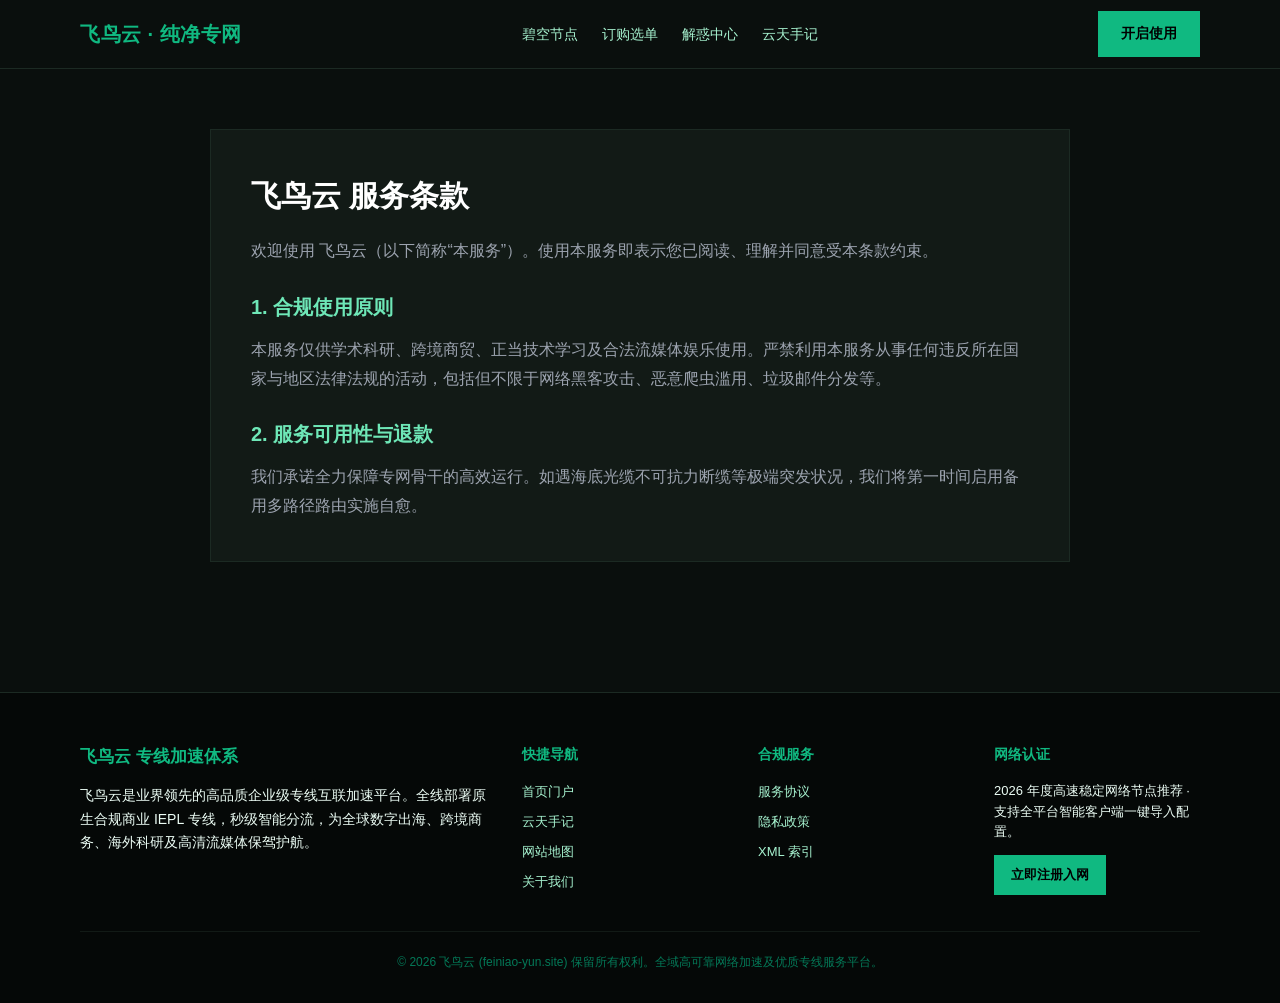
<file: terms.html>
<!DOCTYPE html>
<html lang="zh-CN">
<head>
  <meta charset="UTF-8">
  <meta name="viewport" content="width=device-width, initial-scale=1">
  <title>服务协议 · 飞鸟云纯净专网接入与使用条款</title>
  <meta name="description" content="飞鸟云网络服务(feiniao-yun.site)接入守则、带宽保障规范与多平台客户端使用许可协议。">
  <link rel="canonical" href="https://feiniao-yun.site/terms.html">
  <link rel="stylesheet" href="style.css">

<meta property="og:url" content="https://feiniao-yun.site/terms.html">
<meta property="og:title" content="服务协议 · 飞鸟云纯净专网接入与使用条款">
<meta property="og:description" content="飞鸟云网络服务(feiniao-yun.site)接入守则、带宽保障规范与多平台客户端使用许可协议。">
<meta property="og:site_name" content="飞鸟云">
<meta property="og:type" content="article">
<meta name="twitter:title" content="服务协议 · 飞鸟云纯净专网接入与使用条款">
<meta name="twitter:description" content="飞鸟云网络服务(feiniao-yun.site)接入守则、带宽保障规范与多平台客户端使用许可协议。">
<script id="landing-maintenance-schema" type="application/ld+json">{"@context": "https://schema.org", "@type": "BreadcrumbList", "itemListElement": [{"@type": "ListItem", "position": 1, "name": "飞鸟云机场", "item": "https://feiniao-yun.site/"}, {"@type": "ListItem", "position": 2, "name": "服务协议 · 飞鸟云纯净专网接入与使用条款", "item": "https://feiniao-yun.site/terms.html"}]}</script>
</head>
<body>
  
        <nav class="emerald-nav">
          <div class="container emerald-nav-inner">
            <a href="index.html" class="emerald-logo">飞鸟云 · 纯净专网</a>
            <ul class="emerald-menu">
              <li><a href="index.html#features">碧空节点</a></li>
              <li><a href="index.html#pricing">订购选单</a></li>
              <li><a href="index.html#faq">解惑中心</a></li>
              <li><a href="sky-notes.html">云天手记</a></li>
            </ul>
            <a href="https://ww012.twilightaff.com/#/?code=A56DH1Af" class="btn-aff-cta" style="padding:10px 22px; font-size:14px;" target="_blank" rel="nofollow noopener sponsored">开启使用</a>
          </div>
        </nav>
        

  <main style="padding: 60px 0;">
    <div class="container" style="max-width: 860px; background:#121a16; border:1px solid #1c2a23; border-radius:14px; padding:40px;">
      
        <h1 style="font-size:30px; font-weight:800; color:#fff; margin-bottom:16px;">飞鸟云 服务条款</h1>
        <p style="color:#9ca3af; line-height:1.8; margin-bottom:20px;">
          欢迎使用 飞鸟云（以下简称“本服务”）。使用本服务即表示您已阅读、理解并同意受本条款约束。
        </p>
        <h2 style="font-size:20px; color:#6ee7b7; margin:24px 0 12px;">1. 合规使用原则</h2>
        <p style="color:#9ca3af; line-height:1.8;">
          本服务仅供学术科研、跨境商贸、正当技术学习及合法流媒体娱乐使用。严禁利用本服务从事任何违反所在国家与地区法律法规的活动，包括但不限于网络黑客攻击、恶意爬虫滥用、垃圾邮件分发等。
        </p>
        <h2 style="font-size:20px; color:#6ee7b7; margin:24px 0 12px;">2. 服务可用性与退款</h2>
        <p style="color:#9ca3af; line-height:1.8;">
          我们承诺全力保障专网骨干的高效运行。如遇海底光缆不可抗力断缆等极端突发状况，我们将第一时间启用备用多路径路由实施自愈。
        </p>
        
    </div>
  </main>

  
    <footer class="emerald-footer">
      <div class="container">
        <div class="footer-grid">
          <div class="footer-col">
            <h4 style="font-size:17px; margin-bottom:12px;">飞鸟云 专线加速体系</h4>
            <p style="color:var(--muted); font-size:14px; line-height:1.7;">
              飞鸟云是业界领先的高品质企业级专线互联加速平台。全线部署原生合规商业 IEPL 专线，秒级智能分流，为全球数字出海、跨境商务、海外科研及高清流媒体保驾护航。
            </p>
          </div>
          <div class="footer-col">
            <h4>快捷导航</h4>
            <ul>
              <li><a href="index.html">首页门户</a></li>
              <li><a href="sky-notes.html">云天手记</a></li>
              <li><a href="sitemap.html">网站地图</a></li>
              <li><a href="about.html">关于我们</a></li>
            </ul>
          </div>
          <div class="footer-col">
            <h4>合规服务</h4>
            <ul>
              <li><a href="terms.html">服务协议</a></li>
              <li><a href="privacy.html">隐私政策</a></li>
              <li><a href="sitemap.xml">XML 索引</a></li>
            </ul>
          </div>
          <div class="footer-col">
            <h4>网络认证</h4>
            <p style="font-size:13px; color:var(--muted); line-height:1.6; margin-bottom:12px;">
              2026 年度高速稳定网络节点推荐 · 支持全平台智能客户端一键导入配置。
            </p>
            <a href="https://ww012.twilightaff.com/#/?code=A56DH1Af" class="btn-aff-cta" style="padding:8px 16px; font-size:13px;" target="_blank" rel="nofollow noopener sponsored">立即注册入网</a>
          </div>
        </div>
        <div class="footer-bottom">
          © 2026 飞鸟云 (feiniao-yun.site) 保留所有权利。全域高可靠网络加速及优质专线服务平台。
        </div>
      </div>
    </footer>
    
</body>
</html>
</file>
<file: style.css>
* { margin: 0; padding: 0; box-sizing: border-box; border-radius: 0px !important; }
        html { scroll-behavior: smooth; font-family: Helvetica, "Helvetica Neue", "Arial", "PingFang SC", sans-serif; }
        body { background: #0a0f0d; color: #ecfdf5; line-height: 1.7; overflow-x: hidden; }
        a { color: inherit; text-decoration: none; transition: none; }
        img, svg { max-width: 100%; height: auto; }
        .container { width: 100%; max-width: 1160px; margin: 0 auto; padding: 0 20px; }

        .motion-art-frame { width: 100%; min-height: 320px; display: flex; align-items: center; justify-content: center; }
        .motion-svg { width: 100%; height: auto; max-height: 360px; filter: none; }

        .emerald-nav { background: #0a0f0d; border-bottom: 1px solid #1c2a23; position: sticky; top: 0; z-index: 100; }
        .emerald-nav-inner { display: flex; align-items: center; justify-content: space-between; height: 68px; }
        .emerald-logo { font-size: 20px; font-weight: 700; color: #10b981; letter-spacing: 0.5px; }
        .emerald-menu { display: flex; gap: 24px; list-style: none; }
        .emerald-menu a { font-size: 14px; color: #a7f3d0; text-transform: uppercase; }
        .emerald-menu a:hover, .emerald-menu a.active { color: #ffffff; border-bottom: 2px solid #10b981; }

        .btn-aff-cta { display: inline-flex; align-items: center; justify-content: center; padding: 12px 26px; font-weight: 700; font-size: 14px; text-transform: uppercase; background: #10b981; color: #000; border: 1px solid #10b981; cursor: pointer; }
        .btn-aff-cta:hover { background: #34d399; }
        .btn-tizi-dofollow { display: inline-flex; align-items: center; justify-content: center; padding: 11px 24px; font-weight: 600; font-size: 14px; text-transform: uppercase; border: 1px solid #1c2a23; background: #121a16; color: #10b981; margin-left: 12px; }
        .btn-tizi-dofollow:hover { border-color: #10b981; }

        .hero-section { padding: 65px 0 55px; border-bottom: 1px solid #1c2a23; text-align: center; }
        .hero-tag { display: inline-block; padding: 4px 14px; background: transparent; border: 1px solid #10b981; font-size: 12px; color: #10b981; margin-bottom: 22px; text-transform: uppercase; }
        .hero-title { font-size: 38px; font-weight: 700; line-height: 1.25; margin-bottom: 18px; color: #fff; }
        .hero-title-highlight { color: #10b981; }
        .hero-desc { max-width: 800px; margin: 0 auto 30px; font-size: 15px; color: #a7f3d0; line-height: 1.8; opacity: 0.85; }
        .hero-actions { display: flex; align-items: center; justify-content: center; flex-wrap: wrap; margin-bottom: 30px; }

        .emerald-grid { display: grid; grid-template-columns: repeat(3, 1fr); gap: 0px; border: 1px solid #1c2a23; margin-top: 45px; }
        .emerald-card { background: #0a0f0d; border: 1px solid #1c2a23; padding: 28px; }
        .emerald-card h3 { color: #10b981; font-size: 17px; margin-bottom: 10px; font-weight: 700; }

        .pricing-section { padding: 70px 0; background: #060908; }
        .pricing-grid { display: grid; grid-template-columns: repeat(3, 1fr); gap: 0px; border: 1px solid #1c2a23; }
        .price-card { background: #0a0f0d; border: 1px solid #1c2a23; padding: 34px 22px; text-align: center; }
        .price-card.featured { border-color: #10b981; background: #121a16; }
        .price-amount { font-size: 36px; font-weight: 700; color: #10b981; margin: 16px 0; }

        .emerald-footer { background: #050807; border-top: 1px solid #1c2a23; padding: 50px 0 30px; margin-top: 70px; }
        .footer-grid { display: grid; grid-template-columns: 2fr 1fr 1fr 1fr; gap: 30px; margin-bottom: 30px; }
        .footer-col h4 { font-size: 14px; color: #10b981; margin-bottom: 14px; text-transform: uppercase; }
        .footer-col ul { list-style: none; }
        .footer-col li { margin-bottom: 8px; font-size: 13px; color: #a7f3d0; }
        .footer-bottom { text-align: center; font-size: 12px; color: #047857; padding-top: 20px; border-top: 1px solid #121a16; }

        @media (max-width: 860px) {
          .emerald-grid, .pricing-grid, .footer-grid { grid-template-columns: 1fr; }
          .emerald-menu { flex-wrap: wrap; justify-content: center; gap: 10px; }
          .hero-title { font-size: 25px; }
          .btn-aff-cta, .btn-tizi-dofollow { width: 100%; margin-left: 0 !important; margin-bottom: 12px; }
        }
</file>
<file: landing-maintenance.css>
/* Scoped heading and keyboard improvements; original brand design remains. */
h1[data-landing-title]{font-size:clamp(2rem,4.4vw,4.4rem);line-height:1.18;letter-spacing:-.025em;overflow-wrap:anywhere}
h1[data-landing-title] .landing-brand{display:block;font-size:.74em;line-height:1.3;margin-bottom:.35em}
h1[data-landing-title] .landing-focus{display:block;font-size:1em}
a:focus-visible,button:focus-visible{outline:3px solid currentColor;outline-offset:5px}
@media(max-width:600px){h1[data-landing-title]{font-size:clamp(1.65rem,7.8vw,2.3rem);line-height:1.22;max-width:100%;margin-top:.4em;margin-bottom:.6em}h1[data-landing-title] .landing-brand{font-size:.78em}}
@media(prefers-reduced-motion:reduce){*,*::before,*::after{animation-duration:.01ms!important;animation-iteration-count:1!important;scroll-behavior:auto!important}}

/* Repairs tied to measured mobile failures. */
@media(max-width:600px){
header a[href*="twilightaff"]{font-size:12px;padding-left:9px;padding-right:9px;white-space:nowrap;min-height:40px;display:inline-flex;align-items:center;justify-content:center}
}

/* Final observed navigation repairs. */
@media(max-width:600px){
.emerald-nav-inner{display:grid!important;grid-template-columns:minmax(0,1fr) auto;align-items:center;gap:10px 8px;height:auto!important;min-height:0;padding-top:12px;padding-bottom:12px}
.emerald-nav-inner>a:first-child{grid-column:1;grid-row:1;white-space:nowrap;font-size:17px!important;letter-spacing:0;min-width:0;gap:5px}
.emerald-nav-inner>a:last-child{grid-column:2;grid-row:1;white-space:nowrap;font-size:12px!important;padding:10px!important;width:auto!important;min-width:0}
.emerald-nav-inner>ul{display:flex!important;grid-column:1/-1;grid-row:2;flex-wrap:wrap;justify-content:center;gap:6px 16px;margin:0!important;padding:0!important;position:static!important;width:auto!important;height:auto!important}
.emerald-nav-inner>ul li{min-width:0}
.emerald-nav-inner>ul a{display:block;white-space:nowrap;font-size:13px!important;line-height:1.5;padding:6px 0}
.emerald-nav-inner>a:first-child span{white-space:nowrap}
.hero-section{padding-top:40px!important}
}
</file>
